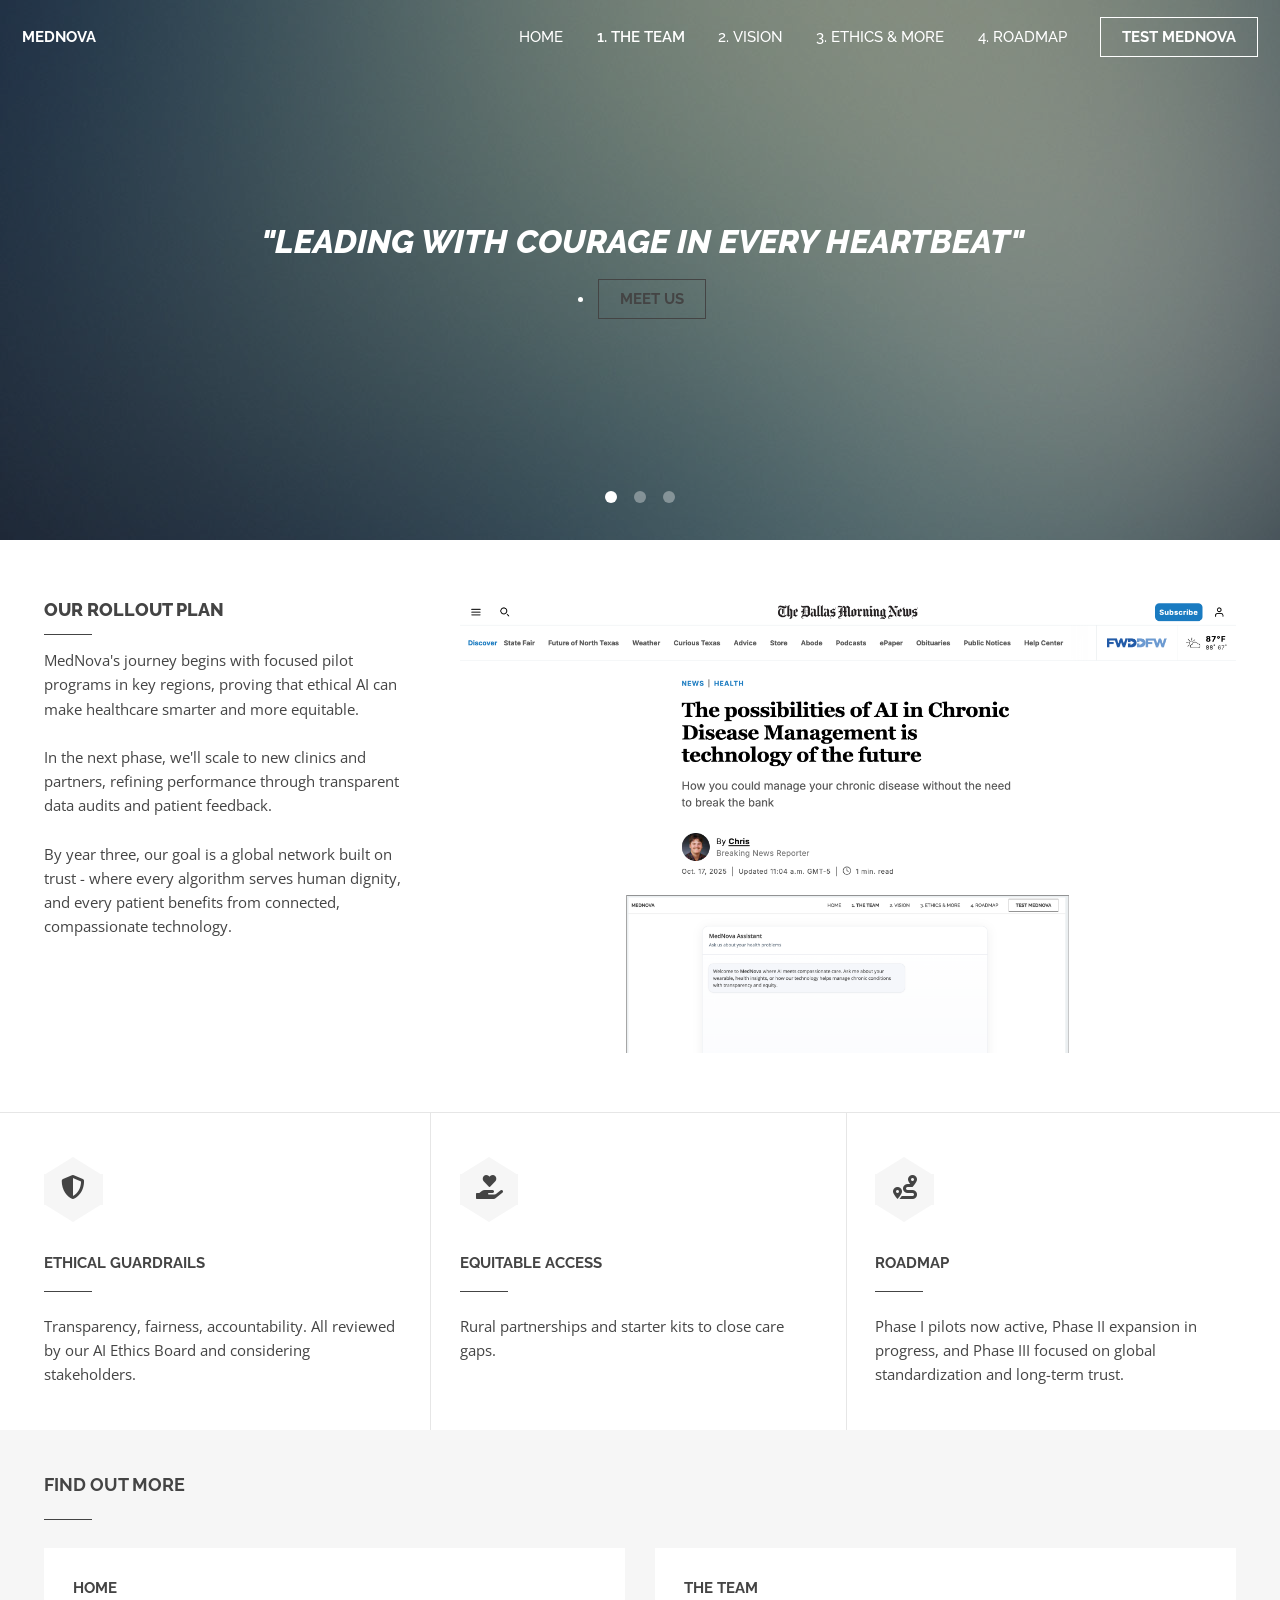
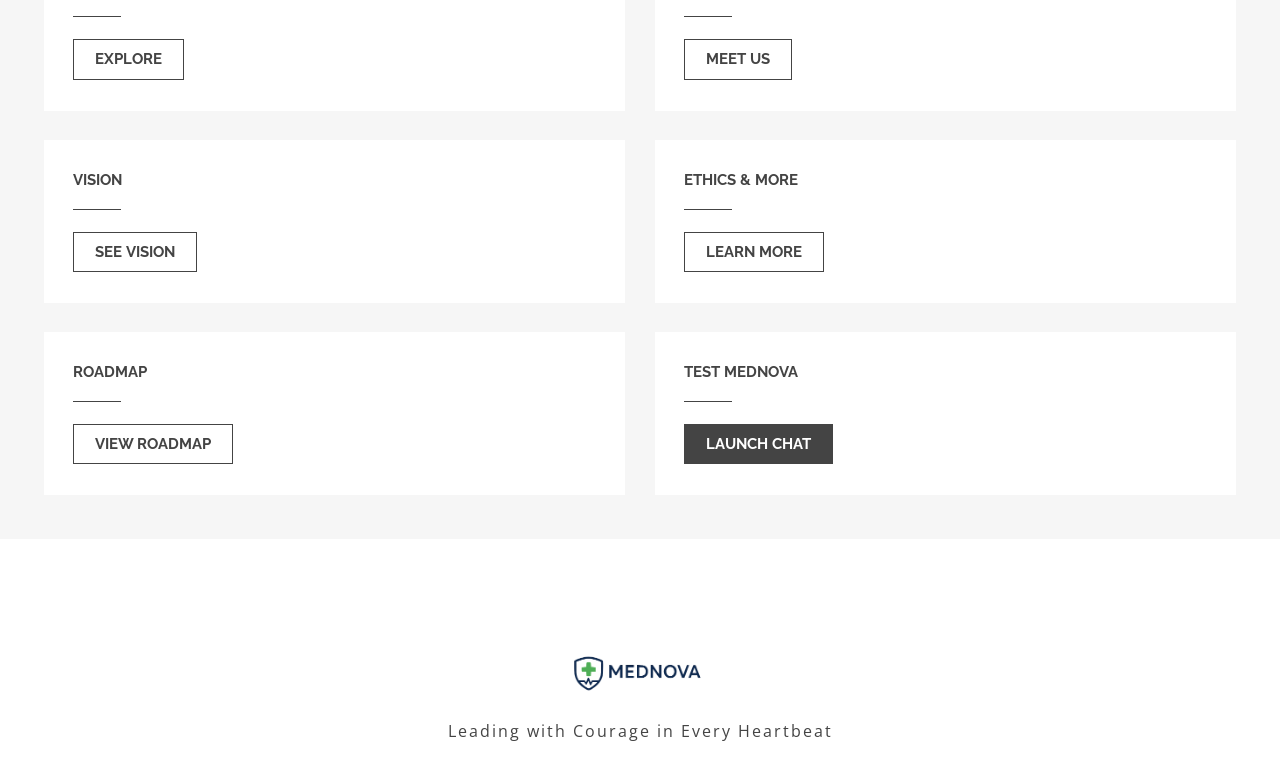
<file: index.html>
<!DOCTYPE HTML>
<html>

<head>
	<title>MedNova</title>
	<meta charset="utf-8" />
	<meta name="viewport" content="width=device-width, initial-scale=1, user-scalable=no" />
	<link rel="stylesheet" href="assets/css/main.css" />

	<noscript>
		<link rel="stylesheet" href="assets/css/noscript.css" />
	</noscript>
</head>

<body class="is-preload">

	<!-- Header -->
	<header id="header" class="alt">
		<div class="header-icon">
			<h1>
				<a href="index.html">MedNova</a>
			</h1>
		</div>
		<nav id="nav">
			<ul>
				<li><a href="index.html">Home</a></li>
				<li><a href="team.html"><b>1. The Team</b></a></li>
				<li><a href="vision.html">2. Vision</a></li>
				<li><a href="ethics.html">3. Ethics & More</a></li>
				<li><a href="roadmap.html">4. Roadmap</a></li>
				<li><a href="chat.html" class="button">TEST MEDNOVA</a></li>
			</ul>
		</nav>
	</header>

	<!-- Banner -->
	<section id="banner">
		<article>
			<img src="images/slide01.jpg" alt="" />
			<div class="inner">
				<h2><a href="#"><i>"Leading with Courage in Every Heartbeat"</i></a></h2>
				<li><a href="team.html" class="button">Meet Us</a></li>
			</div>
		</article>
		<article>
			<img src="images/slide02.jpg" alt="" />
			<div class="inner">
				<h2><a href="#">MedNova - The Future of Healthcare</a></h2>
				<li><a href="team.html" class="button">Meet Us</a></li>
			</div>
		</article>
		<article>
			<img src="images/slide03.jpg" alt="" />
			<div class="inner">
				<h2><a href="#">Courage, Compassion, and Conviction. We are MedNova</a></h2>
				<li><a href="team.html" class="button">Meet Us</a></li>
			</div>
		</article>
	</section>

	<!-- One -->
	<section id="one" class="wrapper major-pad">
		<div class="inner">
			<section class="spotlight">
				<div class="content">
					<h2>Our Rollout Plan</h2>
					<p>
						MedNova's journey begins with focused pilot programs in key regions, proving that ethical AI can
						make healthcare smarter and more equitable.<br><br>
						In the next phase, we'll scale to new clinics and partners, refining performance through
						transparent data audits and patient feedback.<br><br>
						By year three, our goal is a global network built on trust - where every algorithm serves human
						dignity, and every patient benefits from connected, compassionate technology.
					</p>
				</div>
				<span class="image"><img src="images/mednova_new.png" width="50" alt="" /></span>
			</section>
		</div>
	</section>

	<!-- Two -->
	<section id="two" class="wrapper content-pad">
		<div class="inner">
			<div class="features">

				<section class="content">
					<span class="icon-wrapper major"><span class="icon solid fa-shield-alt"></span></span>
					<h3>Ethical Guardrails</h3>
					<p>Transparency, fairness, accountability. All reviewed by our AI Ethics Board and considering
						stakeholders.</p>
				</section>

				<section class="content">
					<span class="icon-wrapper major"><span class="icon solid fa-hand-holding-heart"></span></span>
					<h3>Equitable Access</h3>
					<p>Rural partnerships and starter kits to close care gaps.</p>
				</section>

				<section class="content">
					<span class="icon-wrapper major"><span class="icon solid fa-route"></span></span>
					<h3>Roadmap</h3>
					<p>Phase I pilots now active, Phase II expansion in progress, and Phase III focused on global
						standardization and long-term trust.</p>
				</section>

			</div>
		</div>
	</section>


	<!-- Three -->
	<section id="three" class="wrapper style2">
		<div class="inner">
			<h2>Find out more</h2>
			<div class="posts">

				<section class="post">
					<div class="content">
						<h3>Home</h3>
						<ul class="actions">
							<li><a href="index.html" class="button">Explore</a></li>
						</ul>
					</div>
				</section>

				<section class="post">
					<div class="content">
						<h3>The Team</h3>
						<ul class="actions">
							<li><a href="team.html" class="button">Meet Us</a></li>
						</ul>
					</div>
				</section>

				<section class="post">
					<div class="content">
						<h3>Vision</h3>
						<ul class="actions">
							<li><a href="vision.html" class="button">See Vision</a></li>
						</ul>
					</div>
				</section>

				<section class="post">
					<div class="content">
						<h3>Ethics & More</h3>
						<ul class="actions">
							<li><a href="ethics.html" class="button">Learn More</a></li>
						</ul>
					</div>
				</section>

				<section class="post">
					<div class="content">
						<h3>Roadmap</h3>
						<ul class="actions">
							<li><a href="roadmap.html" class="button">View Roadmap</a></li>
						</ul>
					</div>
				</section>

				<section class="post">
					<div class="content">
						<h3>Test MedNova</h3>
						<ul class="actions">
							<li><a href="chat.html" class="button primary">Launch Chat</a></li>
						</ul>
					</div>
				</section>

			</div>
		</div>
	</section>


	<footer class="mednova-footer">
		<img src="images/mednova.png" alt="Mednova Logo">
		<p>Leading with Courage in Every Heartbeat</p>
	</footer>

	<!-- Scripts -->
	<script src="assets/js/jquery.min.js"></script>
	<script src="assets/js/jquery.dropotron.min.js"></script>
	<script src="assets/js/jquery.scrollex.min.js"></script>
	<script src="assets/js/browser.min.js"></script>
	<script src="assets/js/breakpoints.min.js"></script>
	<script src="assets/js/util.js"></script>
	<script src="assets/js/main.js"></script>

</body>

</html>
</file>
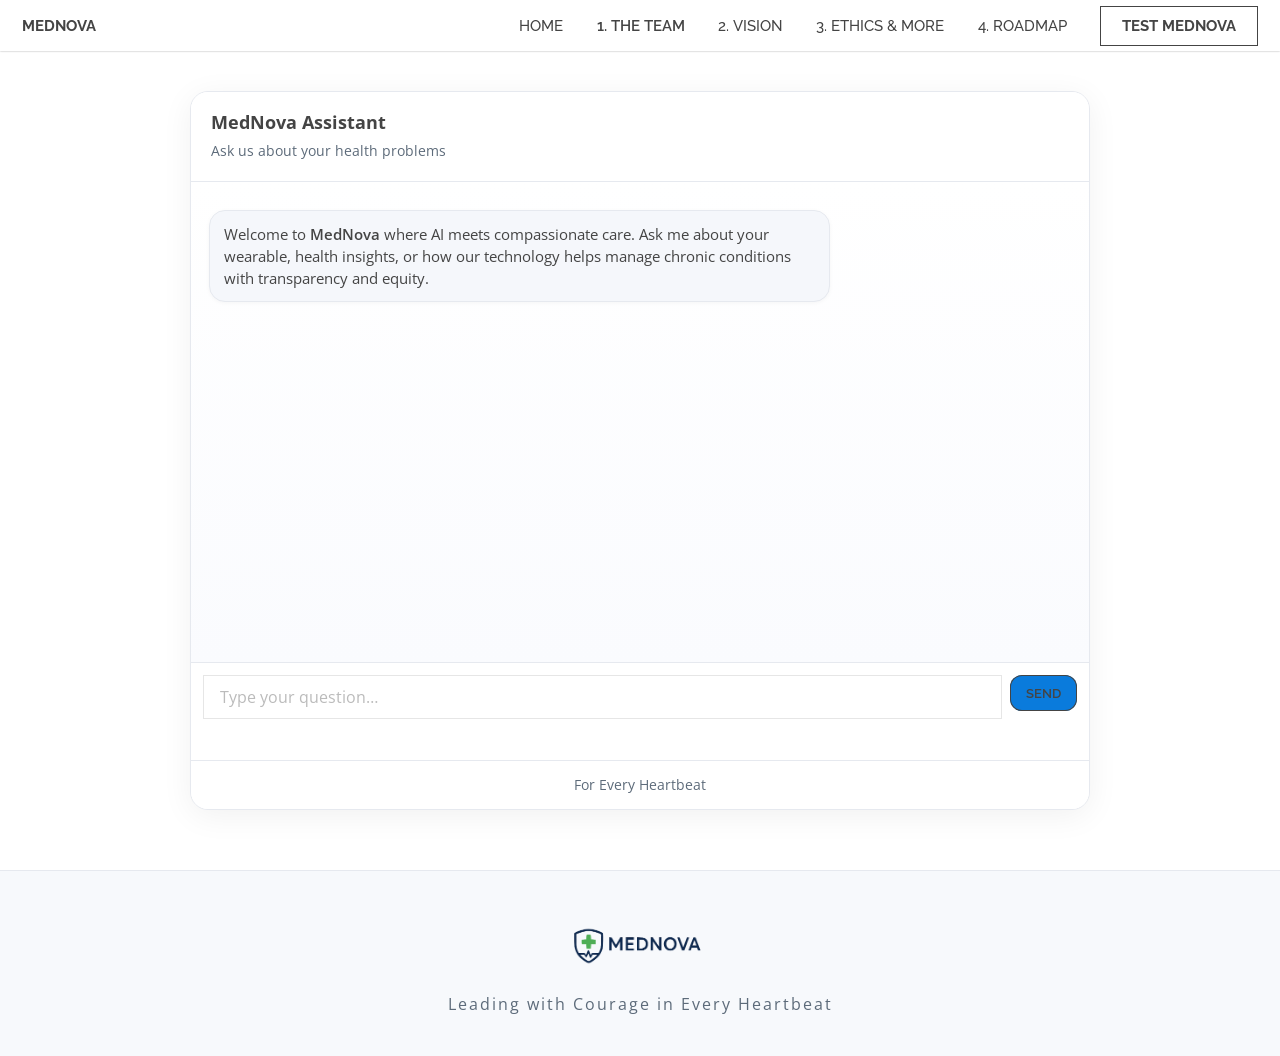
<file: chat.html>
<!doctype html>
<html lang="en">


<head>
	<title>MedNova</title>
	<meta charset="utf-8" />
	<meta name="viewport" content="width=device-width, initial-scale=1, user-scalable=no" />
  
  <link rel="stylesheet" href="assets/chat.css" />
	<link rel="stylesheet" href="assets/css/main.css" />
	<noscript>
		<link rel="stylesheet" href="assets/css/noscript.css" />
	</noscript>
</head>

<body class="is-preload">

	<!-- Header -->
	<header id="header">
		<div class="header-icon">

			<h1>
				<a href="index.html">MedNova</a>
			</h1>
		</div>
		<nav id="nav">
			<ul>
				<li><a href="index.html">Home</a></li>
				<li><a href="team.html"><b>1. The Team</b></a></li>
				<li><a href="vision.html">2. Vision</a></li>
				<li><a href="ethics.html">3. Ethics & More</a></li>
				<li><a href="roadmap.html">4. Roadmap</a></li>
				<li><a href="chat.html" class="button">TEST MEDNOVA</a></li>
			</ul>
		</nav>
	</header>

<body>
  <div class="chat-shell">
    <header class="chat-header">
      <div class="chat-title">MedNova Assistant</div>
      <div class="chat-sub">Ask us about your health problems</div>
    </header>

    <main id="chat" class="chat-window" aria-live="polite" aria-label="Chat messages">
      <!-- Messages injected here -->
      <div class="msg bot">
        <div class="bubble">
          Welcome to <strong>MedNova</strong> where AI meets compassionate care.  
    Ask me about your wearable, health insights, or how our technology helps manage chronic conditions with transparency and equity.
        </div>
      </div>
    </main>

    <form id="composer" class="composer" autocomplete="off">
      <input id="input" class="input" type="text" name="message" placeholder="Type your question…"
        aria-label="Message input" />
      <button class="send" type="submit" aria-label="Send message">Send</button>
    </form>

    <footer class="chat-footer">

      <span>For Every Heartbeat</span>
    </footer>
  </div>

  <footer class="mednova-footer">
		<img src="images/mednova.png" alt="Mednova Logo">
		<p>Leading with Courage in Every Heartbeat</p>
	</footer>

  <script>
    const chat = document.getElementById('chat');
    const form = document.getElementById('composer');
    const input = document.getElementById('input');

    // Basic intent responses (edit freely)


    const existingIntents = [
      // --- General greetings and help ---
      
      { keys: ["what can you do", "capabilities", "functions"], reply: "I can summarize MedNova’s vision, explain our AI platform for chronic disease management, guide you through wearable setup, and answer ethics, data, or pilot rollout questions." },

      // --- Vision and Mission ---
      { keys: ["vision", "mission", "goal", "purpose"], reply: "MedNova’s mission is to make equitable, AI-powered chronic disease management accessible to every patient — urban or rural — within three years." },
      { keys: ["bold goal", "target", "ambition"], reply: "Our bold goal: deploy AI-integrated wearables in three pilot regions (Texas, Ontario, and British Columbia) by 2026, improving care efficiency by 25% and reducing hospital readmissions by 15%." },

      // --- Chronic disease and patient help ---
      { keys: ["chronic disease", "long term condition", "disease management"], reply: "MedNova supports patients with chronic diseases like diabetes, hypertension, and heart conditions using AI-guided insights, real-time monitoring, and clinician-linked feedback loops." },
      { keys: ["heart", "cardiac", "cardiology"], reply: "Our cardiac AI system analyzes wearable ECG and heart-rate data to detect anomalies early and share trends with your clinician securely." },
      { keys: ["diabetes", "glucose", "blood sugar"], reply: "The MedNova glucose-monitoring integration uses predictive AI models to anticipate spikes and dips, helping patients adjust before issues arise." },
      { keys: ["hypertension", "blood pressure", "bp"], reply: "Our system continuously tracks blood pressure trends via wearables, alerting clinicians if readings deviate from safe baselines." },
      { keys: ["asthma", "respiratory", "breathing"], reply: "We’re developing asthma and respiratory modules that track breathing irregularities, environmental triggers, and inhaler use through wearable sensors." },

      // --- Wearable setup and data use ---
      { keys: ["setup", "wearable", "connect device", "pair device"], reply: "To set up your MedNova wearable, open the app, go to ‘Device Setup’, and follow the Bluetooth pairing guide. Once connected, data automatically syncs with your MedNova account." },
      { keys: ["data privacy", "data use", "my data", "privacy"], reply: "Your data is encrypted and stored securely. Only you and your authorized clinician can access it. Our transparent data policy outlines usage, protection, and deletion." },
      { keys: ["data deletion", "delete my data"], reply: "You can request deletion at any time via Settings → Data Management → ‘Request Data Deletion’. The process is completed within 30 days, verified by our compliance team." },
      { keys: ["data sharing", "consent"], reply: "You control who sees your data. Sharing is permission-based — no third party gets access without your explicit consent." },

      // --- AI and transparency ---
      { keys: ["ai", "algorithm", "model", "machine learning"], reply: "Our AI models analyze wearable data to predict risk trends. They’re continuously audited for bias, accuracy, and fairness by our Ethics Board." },
      { keys: ["bias", "audit", "fairness"], reply: "Bias testing is part of every model update. Results are reviewed by our AI Ethics Board and shared publicly for transparency." },
      { keys: ["explainability", "how it works", "transparency"], reply: "We use explainable AI techniques so both clinicians and patients can understand how insights are generated — no ‘black box’ decisions." },

      // --- Ethical Guardrails ---
      { keys: ["ethics", "ethical", "accountability", "integrity"], reply: "Our ethics framework is built on Transparency, Fairness, and Accountability. We include patient advocates and clinicians in every AI governance meeting." },
      { keys: ["ethics board", "review board", "oversight"], reply: "Our AI Ethics Board includes patient representatives, data scientists, clinicians, and independent advisors to ensure responsible innovation." },
      { keys: ["grant moise", "integrity", "human dignity"], reply: "As Grant Moise emphasized, every MedNova decision reflects scientific integrity and human dignity. That principle guides our entire Ethics Board." },

      // --- Equity & inclusion ---
      { keys: ["equity", "accessibility", "rural", "low income"], reply: "MedNova partners with rural clinics and community centers to ensure access and digital literacy. We provide free starter kits for eligible patients." },
      { keys: ["starter kit", "funding", "support program"], reply: "Our equity initiative includes public-private funding for starter kits, training sessions, and broadband-enabled wearable access for underserved regions." },

      // --- Stakeholder trust ---
      { keys: ["stakeholder", "partners", "clinicians", "community"], reply: "We collaborate with regulators, healthcare partners, and community organizations to co-design transparent and fair deployment models." },
      { keys: ["trust", "collaboration", "transparency initiative"], reply: "Trust is earned through openness. We share our model audits, data practices, and pilot results publicly with partner communities." },
      { keys: ["regulator", "policy", "compliance"], reply: "MedNova aligns with regional health data laws and GDPR/HIPAA standards. Regulators receive transparency reports each quarter." },

      // --- Roadmap / rollout ---
      { keys: ["roadmap", "timeline", "phase", "year 1", "year 2", "year 3"], reply: "Our rollout roadmap: Phase I (Year 1) pilot programs; Phase II (Year 2) scale & optimize with audits; Phase III (Year 3) global expansion with standardized governance." },
      { keys: ["pilot", "trial", "beta"], reply: "Our pilot trials in Texas, Ontario, and British Columbia validate outcomes across diverse demographics and clinical contexts." },
      { keys: ["expansion", "growth", "next steps"], reply: "After successful pilots, expansion will target additional public health systems and global partnerships for equitable AI deployment." },

      // --- Clinical coordination ---
      { keys: ["clinician", "doctor", "care team", "provider"], reply: "MedNova integrates directly into clinical dashboards, providing clinicians with real-time patient summaries and predictive alerts." },
      { keys: ["dashboard", "portal", "results", "summary"], reply: "Your clinician can view daily metrics via the MedNova Dashboard, including heart rate trends, activity summaries, and AI insights." },
      { keys: ["alert", "notification", "warning"], reply: "The AI triggers alerts for sustained abnormal readings, automatically notifying both patient and clinician dashboards for timely intervention." },

      // --- Technical issues ---
      { keys: ["connection", "bluetooth", "sync", "trouble"], reply: "If your wearable isn’t syncing, ensure Bluetooth is on, restart the app, and try reconnecting. For persistent issues, contact support@mednova.example." },
      { keys: ["battery", "charging", "power"], reply: "Charge your device nightly. A full charge lasts 48 hours with continuous monitoring." },
      { keys: ["update", "firmware", "software"], reply: "Firmware updates install automatically when your wearable connects to Wi-Fi. Ensure the app is open and connected." },

      // --- AI coaching & lifestyle feedback ---
      { keys: ["nutrition", "diet", "food", "meal"], reply: "MedNova offers diet tracking integrated with AI insights — helping identify correlations between nutrition, glucose levels, and heart rate trends." },
      { keys: ["exercise", "fitness", "activity"], reply: "Our wearable tracks daily activity, recommending exercise plans calibrated to your condition and physician guidance." },
      { keys: ["sleep", "rest", "fatigue"], reply: "Sleep metrics are monitored to flag patterns that may correlate with chronic disease flare-ups or poor recovery." },
      { keys: ["stress", "mental health", "mood"], reply: "Stress-tracking models correlate physiological signals with mood data, offering daily resilience insights and coping recommendations." },

      // --- Research & data insights ---
      { keys: ["study", "research", "trials", "data analysis"], reply: "We collaborate with universities and research institutions to study long-term outcomes and improve chronic disease prediction models." },
      { keys: ["publication", "paper", "results"], reply: "Pilot findings and AI fairness reports are published on our transparency portal annually." },

      // --- Contact and follow-up ---
      { keys: ["contact", "reach", "email", "support"], reply: "You can reach us anytime at support@mednova.example or through the contact form on our main site." },
      { keys: ["feedback", "suggestion", "idea"], reply: "We welcome feedback! Share your ideas via the Feedback tab in the MedNova app or email innovation@mednova.example." },
      { keys: ["emergency", "urgent", "help now"], reply: "For urgent medical issues, please contact your clinician or emergency services — this chat is informational, not diagnostic." },
      { keys: ["goodbye", "thanks", "thank you", "bye"], reply: "You’re welcome! Take care — and remember, at MedNova, innovation meets compassion in every heartbeat." },
    ];

    // --- Chronic and lifestyle disease-specific guidance ---
    const healthIntents = [
      // Cardiovascular conditions
      { keys: ["heart disease", "cardiovascular", "arrhythmia", "heart failure"], reply: "Our cardiac AI monitors heart rhythm, heart-rate variability, and early signs of arrhythmia or heart failure. It provides clinician alerts when readings deviate from baseline and suggests lifestyle adjustments." },
      { keys: ["cholesterol", "lipid", "hdl", "ldl"], reply: "MedNova’s analytics help track lipid panels over time and correlate them with physical activity and diet data from your wearable. Your clinician can review trend reports directly." },
      { keys: ["stroke", "blood clot", "circulation"], reply: "The system looks for changes in oxygen saturation and activity recovery time that could indicate circulation problems, alerting your provider early." },

      // Diabetes and metabolic health
      { keys: ["diabetes", "blood sugar", "glucose", "insulin"], reply: "For diabetes management, MedNova integrates continuous glucose monitoring (CGM) data with AI predictions to forecast spikes or drops and recommend preventive actions." },
      { keys: ["type 1", "type 2", "prediabetes"], reply: "MedNova supports both Type 1 and Type 2 diabetes care plans, offering insights into insulin timing, nutrition, and physical activity correlation." },
      { keys: ["hbA1c", "A1c"], reply: "Your MedNova dashboard can import HbA1c lab data and visualize long-term glycemic control alongside wearable metrics like steps and sleep quality." },

      // Hypertension and vascular health
      { keys: ["hypertension", "blood pressure", "bp monitor"], reply: "Our wearables track blood-pressure variability continuously and flag sustained elevations. The AI suggests relaxation routines and clinician reviews when patterns persist." },
      { keys: ["salt intake", "sodium", "diet hypertension"], reply: "Dietary sodium tracking through our nutrition module helps patients with hypertension identify and reduce hidden salt sources." },

      // Respiratory conditions
      { keys: ["asthma", "respiratory", "breathing", "lung"], reply: "MedNova’s respiratory analytics detect irregular breathing patterns, inhaler use frequency, and environmental triggers like humidity or pollution." },
      { keys: ["copd", "emphysema", "bronchitis"], reply: "For COPD, our sensors monitor oxygen saturation, movement, and coughing frequency to spot exacerbations early and recommend interventions." },
      { keys: ["sleep apnea", "snoring", "oxygen desaturation"], reply: "The platform integrates sleep sensors that detect apneic episodes, helping clinicians adjust therapy or CPAP usage." },

      // Musculoskeletal and pain conditions
      { keys: ["arthritis", "joint pain", "mobility", "osteoarthritis"], reply: "Our motion tracking quantifies joint stiffness and pain-related movement changes, giving patients feedback on activity tolerance and progress." },
      { keys: ["back", "posture", "ergonomics"], reply: "Posture sensors alert users when prolonged sitting or poor ergonomics may worsen back discomfort, recommending corrective stretches." },
      { keys: ["fibromyalgia", "chronic pain"], reply: "MedNova collects multi-sensor data to understand flare-up triggers such as stress, temperature, or sleep deprivation, supporting individualized pain management." },

      // Obesity and metabolic syndrome
      { keys: ["obesity", "weight", "bmi", "metabolic syndrome"], reply: "Weight-tracking and calorie-expenditure models forecast metabolic changes and suggest incremental lifestyle goals for sustainable results." },
      { keys: ["nutrition", "diet plan", "calories"], reply: "The nutrition assistant interprets meal logs to show how diet choices influence glucose, weight, and cardiovascular indicators." },
      { keys: ["hydration", "water intake"], reply: "Hydration reminders and trends appear in the app, helping maintain kidney and metabolic function, especially for diabetes and hypertension patients." },

      // Mental health and stress
      { keys: ["stress", "anxiety", "mental health", "mood"], reply: "Heart-rate variability and activity data feed our stress-index model. The assistant suggests mindfulness exercises and alerts when chronic stress patterns emerge." },
      { keys: ["depression", "low mood", "motivation"], reply: "Mood logging correlates with activity and sleep data to help identify early depressive trends, supporting clinician follow-up." },
      { keys: ["burnout", "work stress"], reply: "The AI recommends recovery intervals and sleep optimization strategies to reduce burnout risk based on continuous fatigue monitoring." },

      // Autoimmune and inflammatory
      { keys: ["autoimmune", "inflammation", "lupus", "crohn", "colitis"], reply: "Inflammation insights combine wearable temperature and fatigue signals with lab trends to detect flares and support treatment planning." },
      { keys: ["psoriasis", "eczema", "skin inflammation"], reply: "Environmental humidity and stress data help track dermatologic flare triggers and treatment response." },
      { keys: ["thyroid", "hashimoto", "endocrine"], reply: "Endocrine dashboards show how thyroid hormone shifts correlate with metabolic and cardiovascular metrics." },

      // Sleep and recovery
      { keys: ["sleep", "insomnia", "restless"], reply: "Sleep analytics track REM cycles, interruptions, and recovery scores, helping patients adjust routines for better rest and disease control." },
      { keys: ["circadian", "night shift", "jet lag"], reply: "Circadian rhythm tracking advises light exposure timing and meal scheduling to maintain hormonal balance." },
      { keys: ["fatigue", "energy", "recovery"], reply: "Daily recovery scores integrate sleep quality, activity strain, and stress load for holistic well-being." },

      // Kidney and liver health
      { keys: ["kidney", "renal", "creatinine", "hydration"], reply: "Hydration and blood-pressure data feed into renal-function risk models that prompt timely lab checks." },
      { keys: ["liver", "fatty liver", "hepatic"], reply: "Our nutrition module assists liver health by monitoring saturated fat intake and correlating it with biometric data." },

      // Oncology and immune monitoring
      { keys: ["cancer", "oncology", "tumor", "chemo", "therapy"], reply: "MedNova supports oncology follow-ups by monitoring fatigue, vitals, and recovery, without replacing clinical oversight." },
      { keys: ["immune", "infection", "fever", "temperature"], reply: "Temperature and heart-rate signals can highlight early infection risk; alerts are sent to clinicians when thresholds are exceeded." },

      // Women’s health
      { keys: ["menstrual", "cycle", "fertility", "pms"], reply: "Cycle tracking overlays hormonal phases with glucose and mood data, offering insights for women managing chronic conditions." },
      { keys: ["menopause", "hormone therapy", "hot flashes"], reply: "Wearables detect thermoregulation changes, helping personalize hormone-related therapy adjustments." },

      // Aging and geriatrics
      { keys: ["elderly", "aging", "falls", "mobility"], reply: "Fall detection sensors and gait analysis protect older adults, alerting caregivers instantly if instability or a fall is detected." },
      { keys: ["memory", "cognitive", "dementia"], reply: "Cognitive health monitoring tracks activity and routine consistency as indicators of mental function and independence." },

      // Preventive and lifestyle
      { keys: ["prevention", "screening", "checkup"], reply: "MedNova’s preventive care reminders keep patients aligned with screenings, vaccinations, and periodic assessments." },
      { keys: ["wellness", "self care", "habit"], reply: "The AI coach suggests daily achievable goals to build lasting habits that improve chronic disease outcomes." },
      { keys: ["aging well", "longevity", "vitality"], reply: "Longevity analytics synthesize cardiovascular, metabolic, and mental health data to forecast biological age trends." }
    ];


    const intents = [...existingIntents, ...healthIntents];

    function findReply(text) {
      const t = text.toLowerCase();
      for (const intent of intents) {
        if (intent.keys.some(k => t.includes(k))) return intent.reply;
      }
      return "Here’s what I can help with: Vision, Ethical Guardrails, Equity Moves, Stakeholders, and the Rollout Roadmap. Try asking a different question like 'Help my back hurts' or 'HEART SORE'";
    }

    function addMessage(role, html) {
      const wrap = document.createElement('div');
      wrap.className = 'msg ' + role;
      const bubble = document.createElement('div');
      bubble.className = 'bubble';
      bubble.innerHTML = html;
      wrap.appendChild(bubble);
      chat.appendChild(wrap);
      chat.scrollTop = chat.scrollHeight;
    }

    function addTyping() {
      const wrap = document.createElement('div');
      wrap.className = 'msg bot typing';
      wrap.innerHTML = '<div class="bubble"><span class="dots"><i></i><i></i><i></i></span></div>';
      chat.appendChild(wrap);
      chat.scrollTop = chat.scrollHeight;
      return wrap;
    }

    form.addEventListener('submit', (e) => {
      e.preventDefault();
      const text = input.value.trim();
      if (!text) return;

      addMessage('user', text);
      input.value = '';

      const t = addTyping();
      setTimeout(() => {
        t.remove();
        const reply = findReply(text);
        addMessage('bot', reply);
      }, 450); // tiny delay for realism
    });
  </script>
</body>

</html>
</file>
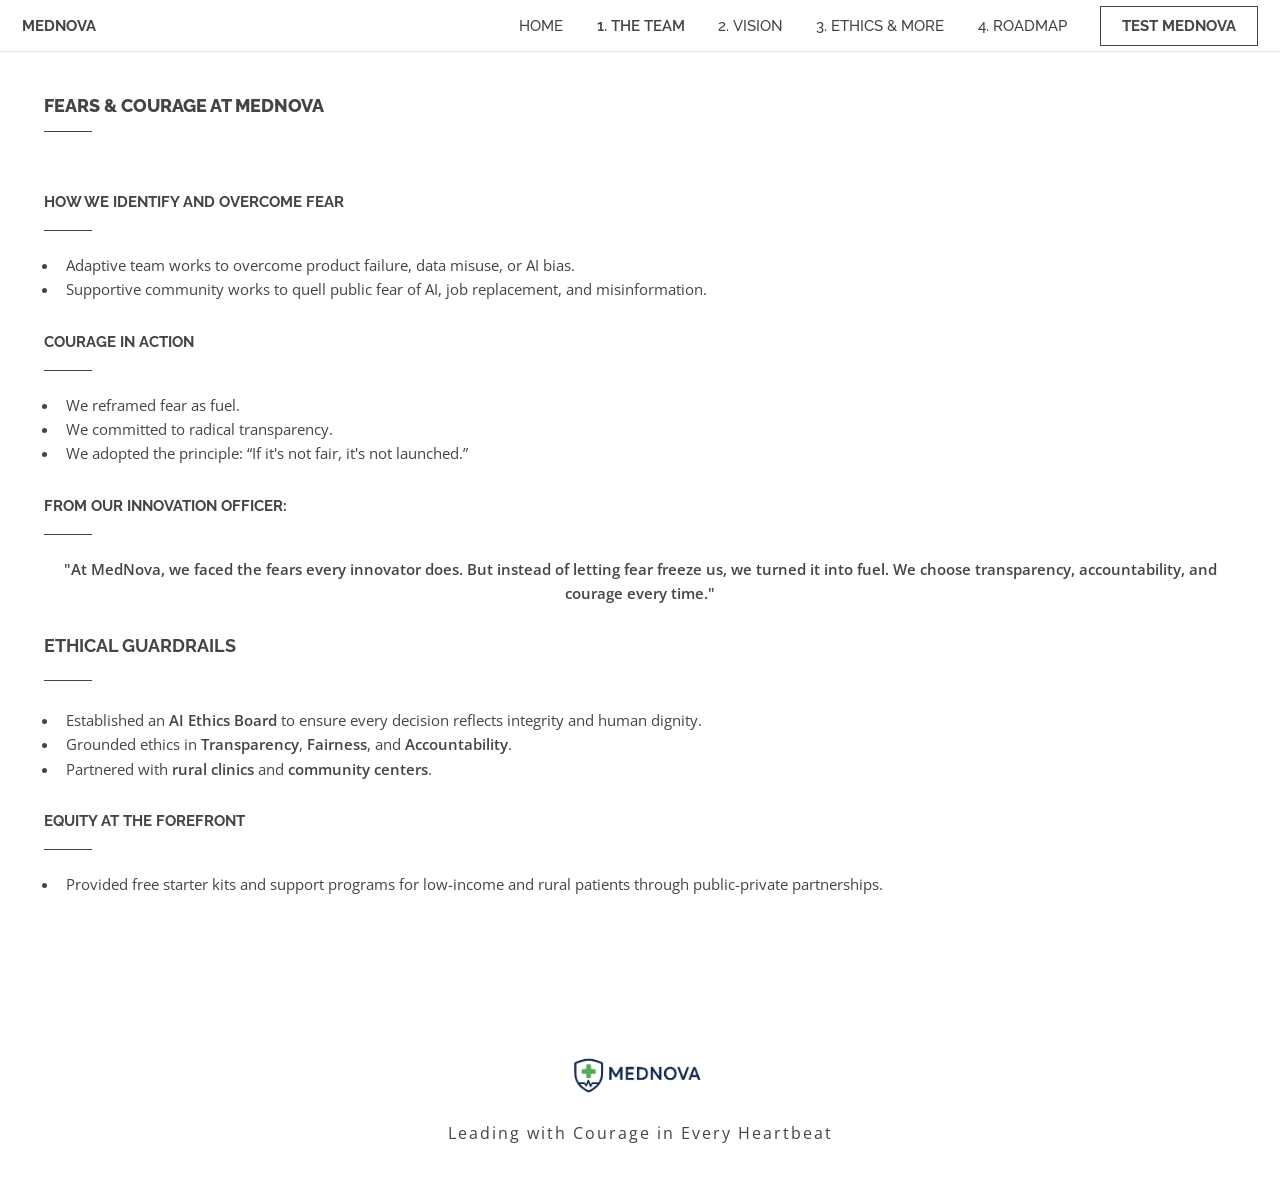
<file: ethics.html>
<!DOCTYPE HTML>

<html>

<head>
	<title>MedNova</title>
	<meta charset="utf-8" />
	<meta name="viewport" content="width=device-width, initial-scale=1, user-scalable=no" />
	<link rel="stylesheet" href="assets/css/main.css" />
	<noscript>
		<link rel="stylesheet" href="assets/css/noscript.css" />
	</noscript>
</head>

<body class="is-preload">

	<!-- Header -->
	<header id="header">
		<div class="header-icon">

			<h1>
				<a href="index.html">MedNova</a>
			</h1>
		</div>
		<nav id="nav">
			<ul>
				<li><a href="index.html">Home</a></li>
				<li><a href="team.html"><b>1. The Team</b></a></li>
				<li><a href="vision.html">2. Vision</a></li>
				<li><a href="ethics.html">3. Ethics & More</a></li>
				<li><a href="roadmap.html">4. Roadmap</a></li>
				<li><a href="chat.html" class="button">TEST MEDNOVA</a></li>
			</ul>
		</nav>
	</header>



	<!-- Contact -->
	<section id="two" class="wrapper content-pad">

		<div class="inner">

			<div class="features">

				<div class="content">
					<header class="major">
						<h2>Fears & Courage at MedNova</h2>
					</header>

					<h3>How We Identify and Overcome Fear</h3>
					<ul>
						<li>Adaptive team works to overcome product failure, data misuse, or AI bias.</li>
						<li>Supportive community works to quell public fear of AI, job replacement, and misinformation.
						</li>
					</ul>

					<h3>Courage in Action</h3>
					<ul>
						<li>We reframed fear as fuel.</li>
						<li>We committed to radical transparency.</li>
						<li>We adopted the principle: “If it's not fair, it's not launched.”</li>
					</ul>

					<h3>From our innovation officer:</h3>
					<p style="text-align: center">
						<strong>
							"At MedNova, we faced the fears every innovator does. But instead of letting fear freeze us,
							we turned it into fuel. We choose transparency, accountability, and courage every time."
						</strong>
					</p>

					<h2>Ethical Guardrails</h2>
					<ul>
						<li>
							Established an <strong>AI Ethics Board</strong>
							to ensure every decision reflects integrity and human dignity.
						</li>
						<li>
							Grounded ethics in <strong>Transparency</strong>,
							<strong>Fairness</strong>, and <strong>Accountability</strong>.
						</li>
						<li>
							Partnered with <strong>rural clinics</strong> and <strong>community centers</strong>.
						</li>
					</ul>

					<h3>Equity at the Forefront</h3>
					<ul>
						<li>
							Provided free starter kits and support programs for low-income and rural patients
							through public-private partnerships.
						</li>
					</ul>
				</div>

			</div>
		</div>
	</section>

	<footer class="mednova-footer">
		<img src="images/mednova.png" alt="Mednova Logo">
		<p>Leading with Courage in Every Heartbeat</p>
	</footer>



	<!-- Scripts -->
	<script src="assets/js/jquery.min.js"></script>
	<script src="assets/js/jquery.dropotron.min.js"></script>
	<script src="assets/js/jquery.scrollex.min.js"></script>
	<script src="assets/js/browser.min.js"></script>
	<script src="assets/js/breakpoints.min.js"></script>
	<script src="assets/js/util.js"></script>
	<script src="assets/js/main.js"></script>

</body>

</html>
</file>
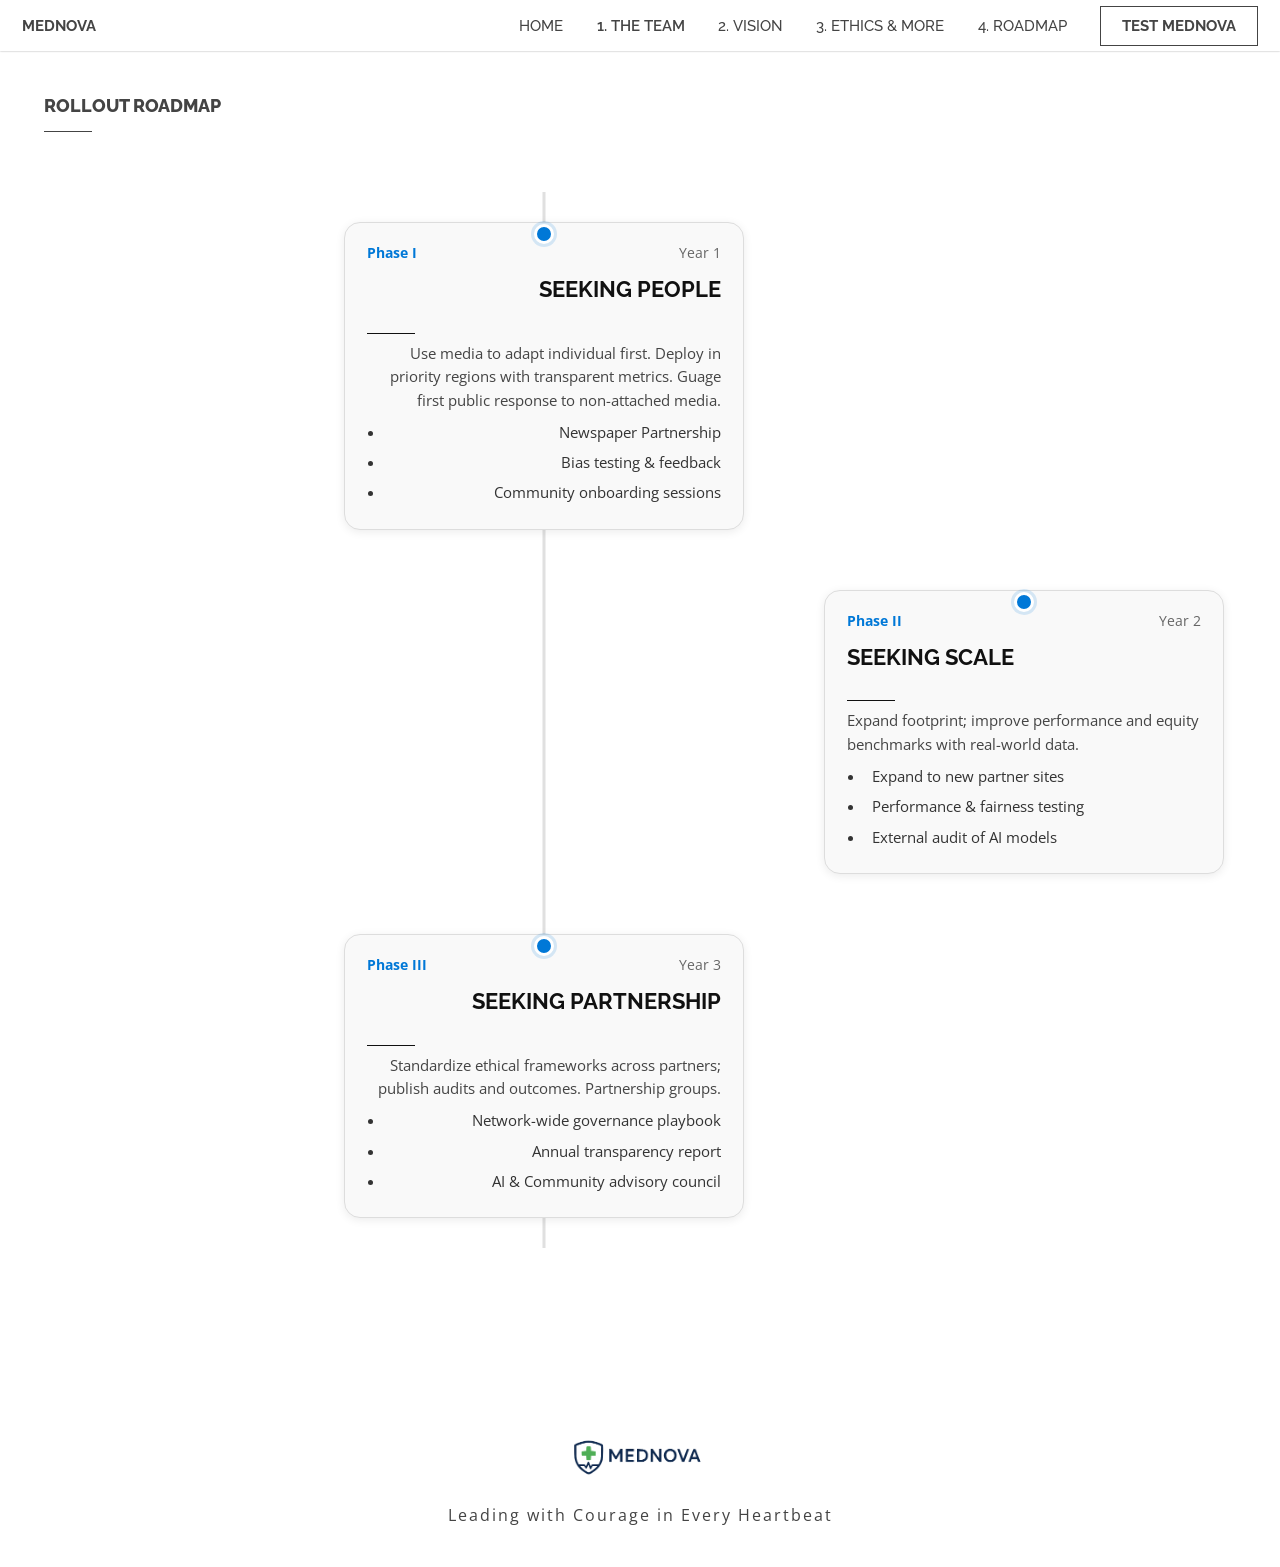
<file: roadmap.html>
<!DOCTYPE HTML>

<html>

<head>
	<title>MedNova</title>
	<meta charset="utf-8" />
	<meta name="viewport" content="width=device-width, initial-scale=1, user-scalable=no" />
	<link rel="stylesheet" href="assets/css/main.css" />
	<noscript>
		<link rel="stylesheet" href="assets/css/noscript.css" />
	</noscript>
</head>

<body class="is-preload">

	<!-- Header -->
	<header id="header">
		<div class="header-icon">

			<h1>
				<a href="index.html">MedNova</a>
			</h1>
		</div>
		<nav id="nav">
			<ul>
				<li><a href="index.html">Home</a></li>
				<li><a href="team.html"><b>1. The Team</b></a></li>
				<li><a href="vision.html">2. Vision</a></li>
				<li><a href="ethics.html">3. Ethics & More</a></li>
				<li><a href="roadmap.html">4. Roadmap</a></li>
				<li><a href="chat.html" class="button">TEST MEDNOVA</a></li>
			</ul>
		</nav>
	</header>



	<!-- Contact -->
	<section id="two" class="wrapper content-pad">

		<div class="inner">

			<div class="features">

				<div class="content">
					<header class="major">
						<h2 id="roadmap-title">Rollout Roadmap</h2>
					</header>


					<!-- Roadmap Timeline -->
					<section class="roadmap" aria-labelledby="roadmap-title">


						<ol class="timeline" role="list">
							<!-- Phase 1 -->
							<li class="timeline-item">
								<div class="dot" aria-hidden="true"></div>
								<div class="card">
									<div class="phase-meta">
										<span class="phase">Phase I</span>
										<span class="when">Year 1</span>
									</div>
									<h3 class="title">Seeking People</h3>
									<p class="desc">
										Use media to adapt individual first. Deploy in priority regions with transparent metrics. Guage first public response to non-attached media.
									</p>
									<ul class="bullets">
										<li>Newspaper Partnership</li>
										<li>Bias testing & feedback</li>
										<li>Community onboarding sessions</li>
									</ul>
								</div>
							</li>

							<!-- Phase 2 -->
							<li class="timeline-item">
								<div class="dot" aria-hidden="true"></div>
								<div class="card">
									<div class="phase-meta">
										<span class="phase">Phase II</span>
										<span class="when">Year 2</span>
									</div>
									<h3 class="title">Seeking Scale</h3>
									<p class="desc">
										Expand footprint; improve performance and equity benchmarks with real-world
										data.
									</p>
									<ul class="bullets">
										<li>Expand to new partner sites</li>
										<li>Performance & fairness testing</li>
										<li>External audit of AI models</li>
									</ul>
								</div>
							</li>

							<!-- Phase 3 -->
							<li class="timeline-item">
								<div class="dot" aria-hidden="true"></div>
								<div class="card">
									<div class="phase-meta">
										<span class="phase">Phase III</span>
										<span class="when">Year 3</span>
									</div>
									<h3 class="title">Seeking Partnership</h3>
									<p class="desc">
										Standardize ethical frameworks across partners; publish audits and outcomes. Partnership groups.
									</p>
									<ul class="bullets">
										<li>Network-wide governance playbook</li>
										<li>Annual transparency report</li>
										<li>AI & Community advisory council</li>
									</ul>
								</div>
							</li>
						</ol>
					</section>

				</div>

			</div>
		</div>
	</section>

	<footer class="mednova-footer">
		<img src="images/mednova.png" alt="Mednova Logo">
		<p>Leading with Courage in Every Heartbeat</p>
	</footer>



	<!-- Scripts -->
	<script src="assets/js/jquery.min.js"></script>
	<script src="assets/js/jquery.dropotron.min.js"></script>
	<script src="assets/js/jquery.scrollex.min.js"></script>
	<script src="assets/js/browser.min.js"></script>
	<script src="assets/js/breakpoints.min.js"></script>
	<script src="assets/js/util.js"></script>
	<script src="assets/js/main.js"></script>

</body>

</html>
</file>
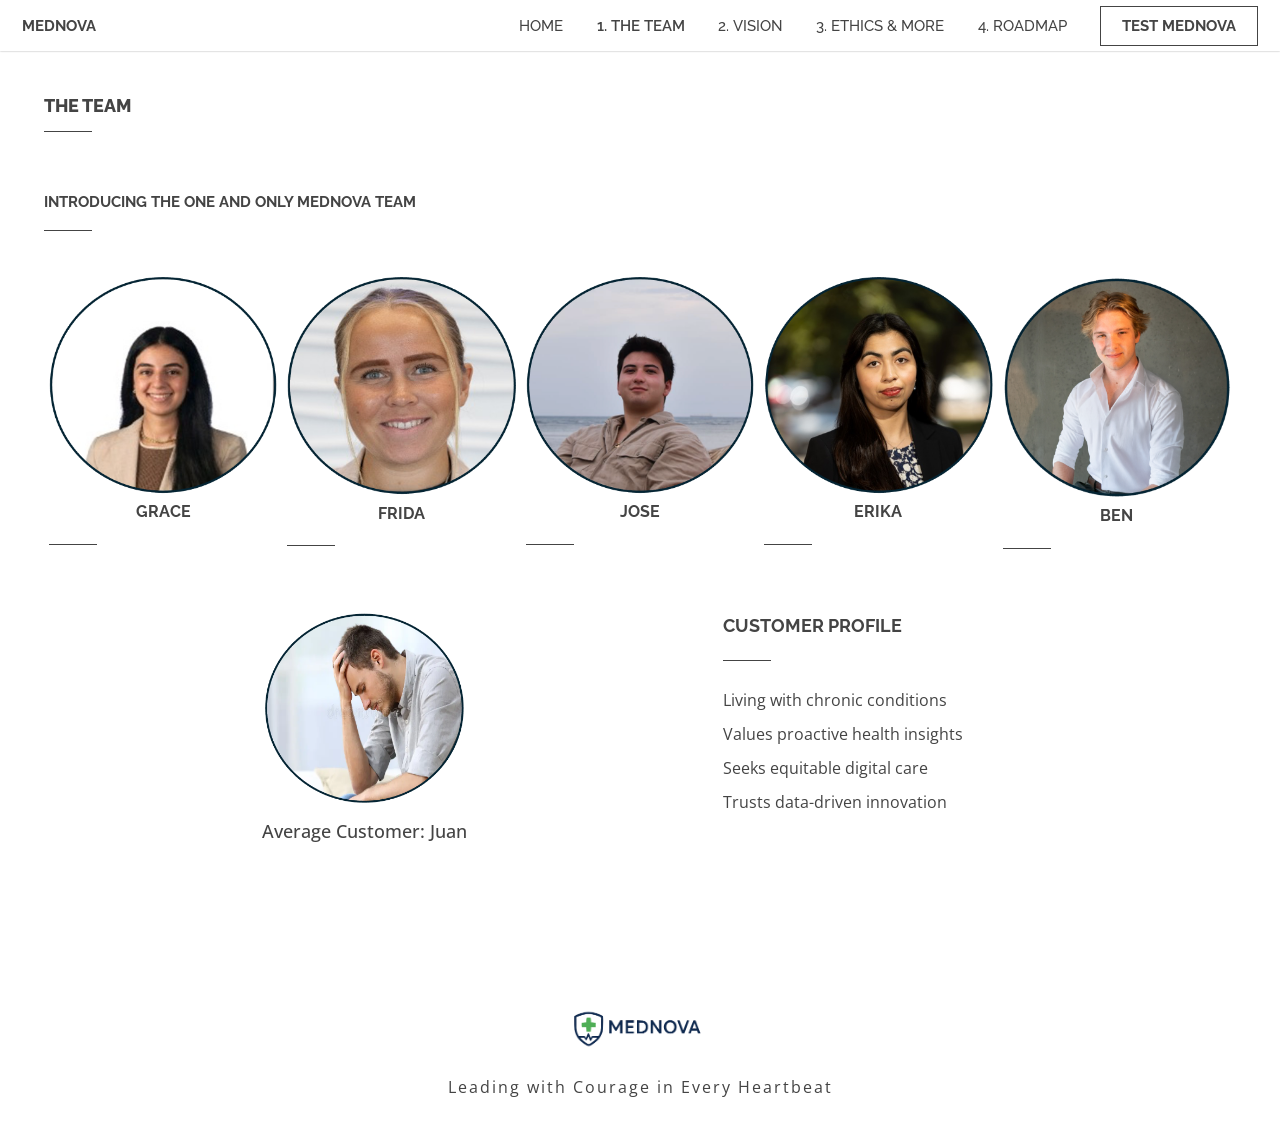
<file: team.html>
<!DOCTYPE HTML>

<html>

<head>
	<title>MedNova</title>
	<meta charset="utf-8" />
	<meta name="viewport" content="width=device-width, initial-scale=1, user-scalable=no" />
	<link rel="stylesheet" href="assets/css/main.css" />
	<noscript>
		<link rel="stylesheet" href="assets/css/noscript.css" />
	</noscript>
</head>

<body class="is-preload">

	<!-- Header -->
	<header id="header">
		<div class="header-icon">
			<h1>
				<a href="index.html">MedNova</a>
			</h1>
		</div>
		<nav id="nav">
			<ul>
				<li><a href="index.html">Home</a></li>
				<li><a href="team.html"><b>1. The Team</b></a></li>
				<li><a href="vision.html">2. Vision</a></li>
				<li><a href="ethics.html">3. Ethics & More</a></li>
				<li><a href="roadmap.html">4. Roadmap</a></li>
				<li><a href="chat.html" class="button">TEST MEDNOVA</a></li>
			</ul>
		</nav>
	</header>



	<!-- Contact -->
	<section id="two" class="wrapper content-pad">

		<div class="inner">

			<div class="features">

				<div class="content">
					<header class="major">
						<h2>The Team</h2>
					</header>
					<h3>Introducing the one and only MedNova team</h3>

					<div class="table-wrapper">
						<div class="image-row">
							<div class="image-item">
								<img src="images/grace.png" alt="Grace">
								<h4>Grace</h4>
							</div>
							<div class="image-item">
								<img src="images/frida.png" alt="Frida">
								<h4>Frida</h4>
							</div>
							<div class="image-item">
								<img src="images/jose.png" alt="Jose">
								<h4>Jose</h4>
							</div>
							<div class="image-item">
								<img src="images/erika.png" alt="Erika">
								<h4>Erika</h4>
							</div>
							<div class="image-item">
								<img src="images/ben.png" alt="Ben">
								<h4>Ben</h4>
							</div>
						</div>

					</div>


					<div class="profile-section">
						<div class="profile-image">
							<img src="images/juan.png" alt="Profile">
							<p>Average Customer: Juan</p>
						</div>

						<div class="profile-details">
							<ul>
								<li>
									<h4>Customer Profile</h4>
								<li>Living with chronic conditions</li>
								<li>Values proactive health insights</li>
								<li>Seeks equitable digital care</li>
								<li>Trusts data-driven innovation</li>
							</ul>
						</div>
					</div>
				</div>
			</div>
		</div>
	</section>

	<footer class="mednova-footer">
		<img src="images/mednova.png" alt="Mednova Logo">
		<p>Leading with Courage in Every Heartbeat</p>
	</footer>




	<!-- Scripts -->
	<script src="assets/js/jquery.min.js"></script>
	<script src="assets/js/jquery.dropotron.min.js"></script>
	<script src="assets/js/jquery.scrollex.min.js"></script>
	<script src="assets/js/browser.min.js"></script>
	<script src="assets/js/breakpoints.min.js"></script>
	<script src="assets/js/util.js"></script>
	<script src="assets/js/main.js"></script>

</body>

</html>
</file>
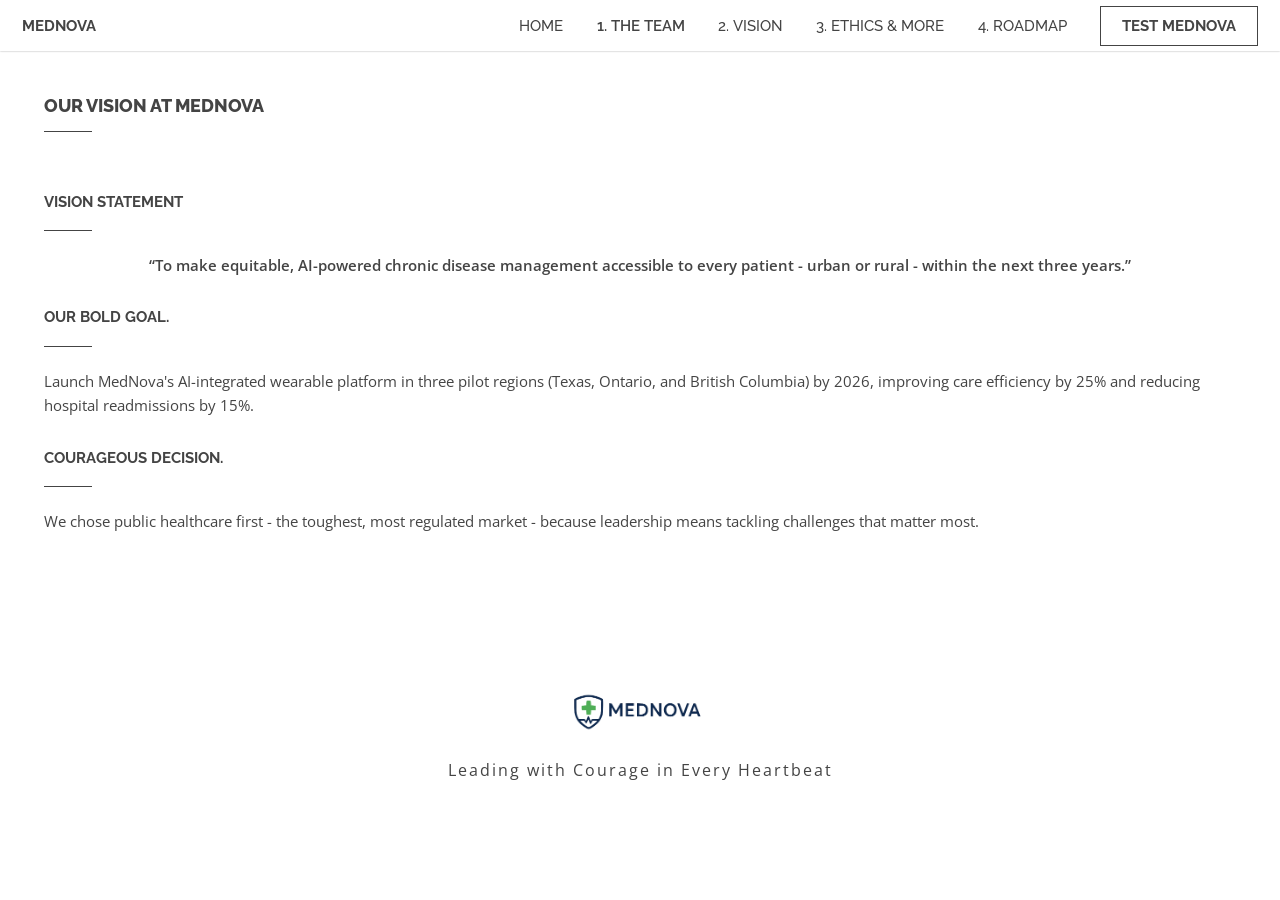
<file: vision.html>
<!DOCTYPE HTML>

<html>

<head>
	<title>MedNova</title>
	<meta charset="utf-8" />
	<meta name="viewport" content="width=device-width, initial-scale=1, user-scalable=no" />
	<link rel="stylesheet" href="assets/css/main.css" />
	<noscript>
		<link rel="stylesheet" href="assets/css/noscript.css" />
	</noscript>
</head>

<body class="is-preload">

	<!-- Header -->
	<header id="header">
		<div class="header-icon">
			<h1>
				<a href="index.html">MedNova</a>
			</h1>
		</div>
		<nav id="nav">
			<ul>
				<li><a href="index.html">Home</a></li>
				<li><a href="team.html"><b>1. The Team</b></a></li>
				<li><a href="vision.html">2. Vision</a></li>
				<li><a href="ethics.html">3. Ethics & More</a></li>
				<li><a href="roadmap.html">4. Roadmap</a></li>
				<li><a href="chat.html" class="button">TEST MEDNOVA</a></li>
			</ul>
		</nav>
	</header>



	<!-- Contact -->
	<section id="two" class="wrapper content-pad">

		<div class="inner">

			<div class="features">

				<div class="content">
					<header class="major">
						<h2>Our Vision at MedNova</h2>
					</header>
					<!-- <a href="#" class="image fit"><img src="images/pic07.jpg" alt="" /></a> -->
					<h3>Vision Statement</h3>
					<p style="text-align: center"> <strong>“To make equitable, AI-powered chronic disease management
							accessible to every patient - urban or rural - within the next three years.”</strong></p>

					<h3>Our Bold Goal.</h3>
					<p>Launch MedNova's AI-integrated wearable platform in three pilot regions (Texas, Ontario, and
						British Columbia) by 2026, improving care efficiency by 25% and reducing hospital readmissions
						by 15%.</p>


					<h3>Courageous decision.</h3>
					<p>We chose public healthcare first - the toughest, most regulated market - because leadership means
						tackling challenges that matter most.</p>

					<!-- <ul>
						<li>Faucibus orci lobortis ac adipiscing integer.</li>
						<li>Col accumsan arcu mi aliquet placerat.</li>
						<li>Lobortis vestibulum ut magna tempor massa nascetur.</li>
						<li>Blandit massa non blandit tempor interdum.</li>
						<li>Lacinia mattis arcu nascetur lobortis.</li>
					</ul> -->
					<!-- <div class="table-wrapper">
						<table>
							<thead>
								<tr>
									<th>Dalyell Scholars will be able to:</th>
									<th>Alignment with USyd graduate qualities</th>
									<th>How will Dalyell qualities be embedded in the stream?</th>
								</tr>
							</thead>
							<tbody>
								<tr>
									<td>demonstrate a high degree of capability, resilience and agility in operating across cultural boundaries and engage ethically, respectfully and professionally in inter and cross-cultural settings and on the world-stage.</td>
									<td><ul>
										<li>Cultural competence</li>
										<li>An integrated professional, ethical and personal identity</li>
										<li>Inventiveness</li>
									</ul></td>
									<td><ul>
										<li>Dalyell Units</li>
										<li>Mobility Experience</li>
									</ul></td>
								</tr>
								<tr>
									<td>analyse and interpret complex scenarios, structure problems and develop effective cross/interdisciplinary, novel or research-based solutions to tackle systemic societal and global problems.</td>
									<td><ul>
										<li>Critical thinking and problem solving</li>
										<li>Information and digital literacy</li>
										<li>Inventiveness</li>
									</ul></td>
									<td><ul>
										<li>Dalyell Units</li>
										<li>Mobility Experience</li>
										<li>Enrichment Units</li>
										<li>Mentoring</li>
									</ul></td>
								</tr>
								<tr>
									<td>integrate deep disciplinary knowledge and synthesise multiple viewpoints, practices or disciplines into your own perspective and will use this to influence others.</td>
									<td><ul>
										<li>Interdisciplinary effectiveness</li>
										<li>Influence</li>
										<li>Communication</li>
									</ul></td>
									<td><ul>
										<li>Acceleration Units</li>
										<li>Enrichment Units</li>
										<li>Mobility Experience</li>
										<li>Dalyell Units</li>
									</ul></td>
								</tr>
							</tbody>
							<tfoot>
								<tr>
									<td colspan="2"></td>
								</tr>
							</tfoot>
						</table>
					</div> -->
				</div>
			</div>
		</div>
	</section>

	<footer class="mednova-footer">
		<img src="images/mednova.png" alt="Mednova Logo">
		<p>Leading with Courage in Every Heartbeat</p>
	</footer>



	<!-- Scripts -->
	<script src="assets/js/jquery.min.js"></script>
	<script src="assets/js/jquery.dropotron.min.js"></script>
	<script src="assets/js/jquery.scrollex.min.js"></script>
	<script src="assets/js/browser.min.js"></script>
	<script src="assets/js/breakpoints.min.js"></script>
	<script src="assets/js/util.js"></script>
	<script src="assets/js/main.js"></script>

</body>

</html>
</file>
<file: assets/css/noscript.css>
/*
	Slate by Pixelarity
	pixelarity.com | hello@pixelarity.com
	License: pixelarity.com/license
*/

/* Banner */

	#banner > article {
		display: none;
	}

		#banner > article:first-child {
			background-image: url("../../images/slide01.jpg");
			display: block !important;
			opacity: 1 !important;
			visibility: visible !important;
		}
</file>
<file: assets/chat.css>
/* Light theme chat — centered and responsive */
:root {
  --bg: #f7f9fc;
  --panel: #ffffff;
  --ink: #111;
  --muted: #5d6b7a;
  --line: #e6e9ef;
  --accent: #0a7bdc;
  --user: #e8f3ff;
  --bot: #f5f7fb;
}

* { box-sizing: border-box; }

body {
  margin: 0;
  font-family: ui-sans-serif, system-ui, -apple-system, Segoe UI, Roboto, Inter, Arial, sans-serif;
  background: var(--bg);
  color: var(--ink);
}

.chat-shell {
  max-width: 900px;
  margin: 40px auto;
  background: var(--panel);
  border: 1px solid var(--line);
  border-radius: 18px;
  overflow: hidden;
  box-shadow: 0 6px 32px rgba(0,0,0,.06);
}

.chat-header {
  padding: 18px 20px;
  border-bottom: 1px solid var(--line);
  background: #fff;
}

.chat-title {
  font-weight: 700;
  font-size: 18px;
}

.chat-sub {
  color: var(--muted);
  font-size: 14px;
  margin-top: 4px;
}

.chat-window {
  height: 480px;
  overflow-y: auto;
  padding: 18px;
  background: linear-gradient(180deg, #fff 0%, #fafbfe 100%);
}

.msg {
  display: flex;
  margin: 10px 0;
}

.msg.user {
  justify-content: flex-end;
}

.bubble {
  max-width: 72%;
  padding: 12px 14px;
  border-radius: 16px;
  border: 1px solid var(--line);
  box-shadow: 0 1px 4px rgba(0,0,0,.04);
  line-height: 1.5;
}

.msg.user .bubble {
  background: var(--user);
  border-color: #d7e9ff;
}

.msg.bot .bubble {
  background: var(--bot);
}

.typing .bubble {
  width: 74px;
}

.dots {
  display: inline-flex;
  gap: 6px;
  align-items: center;
}
.dots i {
  display: inline-block;
  width: 8px;
  height: 8px;
  background: var(--muted);
  border-radius: 50%;
  opacity: 0.5;
  animation: blink 1.4s infinite ease-in-out;
}
.dots i:nth-child(2){ animation-delay: .2s; }
.dots i:nth-child(3){ animation-delay: .4s; }

@keyframes blink {
  0%, 80%, 100% { transform: translateY(0); opacity: .5; }
  40% { transform: translateY(-3px); opacity: 1; }
}

.composer {
  display: flex;
  gap: 8px;
  padding: 12px;
  border-top: 1px solid var(--line);
  background: #fff;
}

.input {
  flex: 1;
  border: 1px solid var(--line);
  border-radius: 12px;
  padding: 12px 14px;
  font-size: 16px;
  outline: none;
}
.input:focus {
  border-color: #c5d3e6;
  box-shadow: 0 0 0 3px rgba(10,123,220,.1);
}

.send {
  background: var(--accent);
  color: #fff;
  border: 0;
  padding: 0 16px;
  border-radius: 12px;
  font-weight: 600;
  cursor: pointer;
}
.send:hover { filter: brightness(0.95); }

.chat-footer {
  display: flex;
  gap: 10px;
  align-items: center;
  justify-content: center;
  padding: 12px 14px;
  border-top: 1px solid var(--line);
  background: #fff;
  color: var(--muted);
  font-size: 14px;
}
.chat-footer img {
  height: 18px;
  width: auto;
  filter: grayscale(100%);
  opacity: 0.75;
}
</file>
<file: assets/css/main.css>
@import url(fontawesome-all.min.css);
@import url("https://fonts.googleapis.com/css?family=Open+Sans:400italic,600italic,400,600|Raleway:500,700,800");


/*
	Slate by Pixelarity
	pixelarity.com | hello@pixelarity.com
	License: pixelarity.com/license
*/

html, body, div, span, applet, object,
iframe, h1, h2, h3, h4, h5, h6, p, blockquote,
pre, a, abbr, acronym, address, big, cite,
code, del, dfn, em, img, ins, kbd, q, s, samp,
small, strike, strong, sub, sup, tt, var, b,
u, i, center, dl, dt, dd, ol, ul, li, fieldset,
form, label, legend, table, caption, tbody,
tfoot, thead, tr, th, td, article, aside,
canvas, details, embed, figure, figcaption,
footer, header, hgroup, menu, nav, output, ruby,
section, summary, time, mark, audio, video {
	margin: 0;
	padding: 0;
	border: 0;
	font-size: 100%;
	font: inherit;
	vertical-align: baseline;}

article, aside, details, figcaption, figure,
footer, header, hgroup, menu, nav, section {
	display: block;}

body {
	line-height: 1;
}

ol, ul {
	list-style: none;
}

blockquote, q {
	quotes: none;
}

	blockquote:before, blockquote:after, q:before, q:after {
		content: '';
		content: none;
	}

table {
	border-collapse: collapse;
	border-spacing: 0;
}

body {
	-webkit-text-size-adjust: none;
}

mark {
	background-color: transparent;
	color: inherit;
}

input::-moz-focus-inner {
	border: 0;
	padding: 0;
}

input, select, textarea {
	-moz-appearance: none;
	-webkit-appearance: none;
	-ms-appearance: none;
	appearance: none;
}

/* Basic */

	@-ms-viewport {
		width: device-width;
	}

	body {
		-ms-overflow-style: scrollbar;
	}

	@media screen and (max-width: 480px) {

		html, body {
			min-width: 320px;
		}

	}

	html {
		box-sizing: border-box;
	}

	*, *:before, *:after {
		box-sizing: inherit;
	}

	body {
		background: #fff;
	}

		body.is-preload *, body.is-preload *:before, body.is-preload *:after {
			-moz-animation: none !important;
			-webkit-animation: none !important;
			-ms-animation: none !important;
			animation: none !important;
			-moz-transition: none !important;
			-webkit-transition: none !important;
			-ms-transition: none !important;
			transition: none !important;
		}

/* Type */

	body {
		background-color: #fff;
		color: #444;
	}

	body, input, select, textarea {
		font-family: "Open Sans", Helvetica, sans-serif;
		font-size: 13pt;
		font-weight: 400;
		line-height: 1.65em;
	}

		@media screen and (max-width: 1680px) {

			body, input, select, textarea {
				font-size: 11pt;
			}

		}

	a {
		-moz-transition: border-bottom-color 0.2s ease-in-out;
		-webkit-transition: border-bottom-color 0.2s ease-in-out;
		-ms-transition: border-bottom-color 0.2s ease-in-out;
		transition: border-bottom-color 0.2s ease-in-out;
		border-bottom: dotted 1px;
		text-decoration: none;
	}

		a:hover {
			border-bottom-color: transparent;
		}

	strong, b {
		font-weight: 600;
	}

	em, i {
		font-style: italic;
	}

	p {
		margin: 0 0 2em 0;
	}

	h1, h2, h3, h4, h5, h6 {
		font-family: "Raleway", Helvetica, sans-serif;
		font-weight: 700;
		line-height: 1em;
		margin: 0 0 1.5em 0;
		padding-bottom: 1.25em;
		position: relative;
		text-transform: uppercase;
	}

		h1:after, h2:after, h3:after, h4:after, h5:after, h6:after {
			border-bottom: solid 1px;
			bottom: 0;
			content: '';
			display: inline-block;
			left: 0;
			position: absolute;
			width: 3rem;
		}

		h1 a, h2 a, h3 a, h4 a, h5 a, h6 a {
			border-bottom: 0;
			color: inherit;
			text-decoration: none;
		}

		h1.alt, h2.alt, h3.alt, h4.alt, h5.alt, h6.alt {
			margin: 0 0 1em 0;
			padding-bottom: 0;
		}

			h1.alt:after, h2.alt:after, h3.alt:after, h4.alt:after, h5.alt:after, h6.alt:after {
				display: none;
			}

	h2 {
		font-size: 1.25em;
		line-height: 1.25em;
	}

	h3 {
		font-size: 1em;
		line-height: 1.5em;
	}

	h4 {
		font-size: 1.1em;
		line-height: 1.5em;
	}

	h5 {
		font-size: 0.9em;
		line-height: 1.5em;
	}

	h6 {
		font-size: 0.7em;
		line-height: 1.5em;
	}

	@media screen and (max-width: 736px) {

		h2 {
			line-height: 1.5em;
		}

	}

	sub {
		font-size: 0.8em;
		position: relative;
		top: 0.5em;
	}

	sup {
		font-size: 0.8em;
		position: relative;
		top: -0.5em;
	}

	blockquote {
		border-left: solid 4px;
		font-style: italic;
		margin: 0 0 2em 0;
		padding: 0.5em 0 0.5em 2em;
	}

	code {
		border: solid 1px;
		font-family: "Courier New", monospace;
		font-size: 0.9em;
		margin: 0 0.25em;
		padding: 0.25em 0.65em;
	}

	pre {
		-webkit-overflow-scrolling: touch;
		font-family: "Courier New", monospace;
		font-size: 0.9em;
		margin: 0 0 2em 0;
	}

		pre code {
			display: block;
			line-height: 1.75em;
			padding: 1em 1.5em;
			overflow-x: auto;
		}

	hr {
		border: 0;
		border-bottom: solid 1px;
		margin: 2em 0;
	}

		hr.major {
			margin: 3em 0;
		}

	.align-left {
		text-align: left;
	}

	.align-center {
		text-align: center;
	}

	.align-right {
		text-align: right;
	}

	input, select, textarea {
		color: #444;
	}

	a {
		color: #444;
	}

	strong, b {
		color: #444;
	}

	h1, h2, h3, h4, h5, h6 {
		color: #444;
	}

	blockquote {
		border-left-color: #e6e6e6;
	}

	code {
		background: #f6f6f6;
		border-color: #e6e6e6;
	}

	hr {
		border-bottom-color: #e6e6e6;
	}

/* Row */
	.image-row {
	display: flex;
	flex-wrap: wrap;
	justify-content: center;
	gap: 10px; /* spacing between images */
	margin-top: 24px;
	}

	.image-item {
	flex: 1 1 calc(20% - 10px); /* 5 images per row */
	max-width: calc(20% - 10px);
	text-align: center;
	}

	.image-item img {
	width: 100%;
	height: auto;
	border-radius: 12px; /* optional rounded corners */
	object-fit: cover;
	}

	.image-item p {
	margin-top: 8px;
	font-size: 16px;
	color: var(--fg);
	}

	.profile-section {
  display: flex;
  flex-wrap: wrap;
  align-items: flex-start;
  gap: 30px;
  margin-top: 40px;
}

.profile-image {
  flex: 1 1 40%;
  text-align: center;
}

.profile-image img {
  width: 100%;
  height: auto;
  max-width: 200px;
  border-radius: 16px;
  object-fit: cover;
}

.profile-image p {
  margin-top: 10px;
  font-size: 18px;
  color: var(--fg);
  font-weight: 500;
}

.profile-details {
  flex: 1 1 30%;
}

.profile-details ul {
  list-style: none;
  padding: 0;
  margin: 0;
}

.profile-details li {
  margin-bottom: 10px;
  font-size: 16px;
  line-height: 1.5;
  color: var(--muted);
}

.profile-details strong {
  color: var(--fg);
}

.mednova-footer {
  margin-top: 60px;
  padding: 40px 20px;
  background: var(--bg);
  border-top: 1px solid var(--line);
  text-align: center;
}

.mednova-footer img {
  width: 160px;         /* adjust to fit your logo */
  height: auto;
  display: block;
  margin: 0 auto 12px;
}

.mednova-footer p {
  margin: 0;
  font-size: 16px;
  color: var(--muted);
  letter-spacing: 2px;
}

/* Roadmap Timeline — Centered, Light Theme */
.roadmap {
  margin: 60px auto;
  max-width: 1000px;
  padding: 0 20px;
  background: #ffffff;
  color: #222;
}

.timeline {
  position: relative;
  list-style: none;
  padding-left: 0;
  margin: 40px auto;
}

/* Central vertical line */
.timeline::before {
  content: "";
  position: absolute;
  left: 50%;
  top: 0;
  bottom: 0;
  width: 3px;
  background: #e0e0e0;
  transform: translateX(-50%);
}

/* Timeline item layout */
.timeline-item {
  position: relative;
  width: 50%;
  padding: 30px 40px;
  box-sizing: border-box;
}

/* Alternate sides */
.timeline-item:nth-child(odd) {
  left: 0;
  text-align: right;
}
.timeline-item:nth-child(even) {
  left: 50%;
  text-align: left;
}

/* Dot markers */
.timeline-item .dot {
  position: absolute;
  top: 32px;
  left: calc(50% - 10px);
  width: 20px;
  height: 20px;
  background: #0078d7; /* light blue accent */
  border: 3px solid #fff;
  border-radius: 50%;
  z-index: 10;
  box-shadow: 0 0 0 3px rgba(0, 120, 215, 0.15);
}

/* Card styling */
.timeline-item .card {
  background: #f9f9f9;
  border: 1px solid #ddd;
  border-radius: 16px;
  padding: 18px 22px;
  color: #222;
  box-shadow: 0 2px 10px rgba(0, 0, 0, 0.08);
}

.timeline-item .phase-meta {
  display: flex;
  justify-content: space-between;
  color: #666;
  font-size: 14px;
  margin-bottom: 8px;
}

.timeline-item .phase {
  font-weight: 700;
  color: #0078d7;
}

.timeline-item .title {
  font-size: 22px;
  margin: 8px 0;
  color: #111;
}

.timeline-item .desc {
  color: #444;
  line-height: 1.6;
  margin-bottom: 8px;
}

.timeline-item .bullets {
  margin: 0;
  padding-left: 18px;
  color: #333;
}

.timeline-item .bullets li {
  margin-bottom: 6px;
}

/* Center alignment on large screens */
.timeline,
.timeline-item {
  margin-left: auto;
  margin-right: auto;
}

/* Responsive (mobile single column) */
@media (max-width: 900px) {
  .timeline::before {
    left: 20px;
  }

  .timeline-item {
    width: 100%;
    padding-left: 60px;
    text-align: left !important;
  }

  .timeline-item .dot {
    left: 10px;
  }
}




	.row {
		display: flex;
		flex-wrap: wrap;
		box-sizing: border-box;
		align-items: stretch;
	}

		.row > * {
			box-sizing: border-box;
		}

		.row.gtr-uniform > * > :last-child {
			margin-bottom: 0;
		}

		.row.aln-left {
			justify-content: flex-start;
		}

		.row.aln-center {
			justify-content: center;
		}

		.row.aln-right {
			justify-content: flex-end;
		}

		.row.aln-top {
			align-items: flex-start;
		}

		.row.aln-middle {
			align-items: center;
		}

		.row.aln-bottom {
			align-items: flex-end;
		}

		.row > .imp {
			order: -1;
		}

		.row > .col-1 {
			width: 8.33333%;
		}

		.row > .off-1 {
			margin-left: 8.33333%;
		}

		.row > .col-2 {
			width: 16.66667%;
		}

		.row > .off-2 {
			margin-left: 16.66667%;
		}

		.row > .col-3 {
			width: 25%;
		}

		.row > .off-3 {
			margin-left: 25%;
		}

		.row > .col-4 {
			width: 33.33333%;
		}

		.row > .off-4 {
			margin-left: 33.33333%;
		}

		.row > .col-5 {
			width: 41.66667%;
		}

		.row > .off-5 {
			margin-left: 41.66667%;
		}

		.row > .col-6 {
			width: 50%;
		}

		.row > .off-6 {
			margin-left: 50%;
		}

		.row > .col-7 {
			width: 58.33333%;
		}

		.row > .off-7 {
			margin-left: 58.33333%;
		}

		.row > .col-8 {
			width: 66.66667%;
		}

		.row > .off-8 {
			margin-left: 66.66667%;
		}

		.row > .col-9 {
			width: 75%;
		}

		.row > .off-9 {
			margin-left: 75%;
		}

		.row > .col-10 {
			width: 83.33333%;
		}

		.row > .off-10 {
			margin-left: 83.33333%;
		}

		.row > .col-11 {
			width: 91.66667%;
		}

		.row > .off-11 {
			margin-left: 91.66667%;
		}

		.row > .col-12 {
			width: 100%;
		}

		.row > .off-12 {
			margin-left: 100%;
		}

		.row.gtr-0 {
			margin-top: 0;
			margin-left: 0em;
		}

			.row.gtr-0 > * {
				padding: 0 0 0 0em;
			}

			.row.gtr-0.gtr-uniform {
				margin-top: 0em;
			}

				.row.gtr-0.gtr-uniform > * {
					padding-top: 0em;
				}

		.row.gtr-25 {
			margin-top: 0;
			margin-left: -0.5em;
		}

			.row.gtr-25 > * {
				padding: 0 0 0 0.5em;
			}

			.row.gtr-25.gtr-uniform {
				margin-top: -0.5em;
			}

				.row.gtr-25.gtr-uniform > * {
					padding-top: 0.5em;
				}

		.row.gtr-50 {
			margin-top: 0;
			margin-left: -1em;
		}

			.row.gtr-50 > * {
				padding: 0 0 0 1em;
			}

			.row.gtr-50.gtr-uniform {
				margin-top: -1em;
			}

				.row.gtr-50.gtr-uniform > * {
					padding-top: 1em;
				}

		.row {
			margin-top: 0;
			margin-left: -2em;
		}

			.row > * {
				padding: 0 0 0 2em;
			}

			.row.gtr-uniform {
				margin-top: -2em;
			}

				.row.gtr-uniform > * {
					padding-top: 2em;
				}

		.row.gtr-150 {
			margin-top: 0;
			margin-left: -3em;
		}

			.row.gtr-150 > * {
				padding: 0 0 0 3em;
			}

			.row.gtr-150.gtr-uniform {
				margin-top: -3em;
			}

				.row.gtr-150.gtr-uniform > * {
					padding-top: 3em;
				}

		.row.gtr-200 {
			margin-top: 0;
			margin-left: -4em;
		}

			.row.gtr-200 > * {
				padding: 0 0 0 4em;
			}

			.row.gtr-200.gtr-uniform {
				margin-top: -4em;
			}

				.row.gtr-200.gtr-uniform > * {
					padding-top: 4em;
				}

		@media screen and (max-width: 1680px) {

			.row {
				display: flex;
				flex-wrap: wrap;
				box-sizing: border-box;
				align-items: stretch;
			}

				.row > * {
					box-sizing: border-box;
				}

				.row.gtr-uniform > * > :last-child {
					margin-bottom: 0;
				}

				.row.aln-left {
					justify-content: flex-start;
				}

				.row.aln-center {
					justify-content: center;
				}

				.row.aln-right {
					justify-content: flex-end;
				}

				.row.aln-top {
					align-items: flex-start;
				}

				.row.aln-middle {
					align-items: center;
				}

				.row.aln-bottom {
					align-items: flex-end;
				}

				.row > .imp-xlarge {
					order: -1;
				}

				.row > .col-1-xlarge {
					width: 8.33333%;
				}

				.row > .off-1-xlarge {
					margin-left: 8.33333%;
				}

				.row > .col-2-xlarge {
					width: 16.66667%;
				}

				.row > .off-2-xlarge {
					margin-left: 16.66667%;
				}

				.row > .col-3-xlarge {
					width: 25%;
				}

				.row > .off-3-xlarge {
					margin-left: 25%;
				}

				.row > .col-4-xlarge {
					width: 33.33333%;
				}

				.row > .off-4-xlarge {
					margin-left: 33.33333%;
				}

				.row > .col-5-xlarge {
					width: 41.66667%;
				}

				.row > .off-5-xlarge {
					margin-left: 41.66667%;
				}

				.row > .col-6-xlarge {
					width: 50%;
				}

				.row > .off-6-xlarge {
					margin-left: 50%;
				}

				.row > .col-7-xlarge {
					width: 58.33333%;
				}

				.row > .off-7-xlarge {
					margin-left: 58.33333%;
				}

				.row > .col-8-xlarge {
					width: 66.66667%;
				}

				.row > .off-8-xlarge {
					margin-left: 66.66667%;
				}

				.row > .col-9-xlarge {
					width: 75%;
				}

				.row > .off-9-xlarge {
					margin-left: 75%;
				}

				.row > .col-10-xlarge {
					width: 83.33333%;
				}

				.row > .off-10-xlarge {
					margin-left: 83.33333%;
				}

				.row > .col-11-xlarge {
					width: 91.66667%;
				}

				.row > .off-11-xlarge {
					margin-left: 91.66667%;
				}

				.row > .col-12-xlarge {
					width: 100%;
				}

				.row > .off-12-xlarge {
					margin-left: 100%;
				}

				.row.gtr-0 {
					margin-top: 0;
					margin-left: 0em;
				}

					.row.gtr-0 > * {
						padding: 0 0 0 0em;
					}

					.row.gtr-0.gtr-uniform {
						margin-top: 0em;
					}

						.row.gtr-0.gtr-uniform > * {
							padding-top: 0em;
						}

				.row.gtr-25 {
					margin-top: 0;
					margin-left: -0.5em;
				}

					.row.gtr-25 > * {
						padding: 0 0 0 0.5em;
					}

					.row.gtr-25.gtr-uniform {
						margin-top: -0.5em;
					}

						.row.gtr-25.gtr-uniform > * {
							padding-top: 0.5em;
						}

				.row.gtr-50 {
					margin-top: 0;
					margin-left: -1em;
				}

					.row.gtr-50 > * {
						padding: 0 0 0 1em;
					}

					.row.gtr-50.gtr-uniform {
						margin-top: -1em;
					}

						.row.gtr-50.gtr-uniform > * {
							padding-top: 1em;
						}

				.row {
					margin-top: 0;
					margin-left: -2em;
				}

					.row > * {
						padding: 0 0 0 2em;
					}

					.row.gtr-uniform {
						margin-top: -2em;
					}

						.row.gtr-uniform > * {
							padding-top: 2em;
						}

				.row.gtr-150 {
					margin-top: 0;
					margin-left: -3em;
				}

					.row.gtr-150 > * {
						padding: 0 0 0 3em;
					}

					.row.gtr-150.gtr-uniform {
						margin-top: -3em;
					}

						.row.gtr-150.gtr-uniform > * {
							padding-top: 3em;
						}

				.row.gtr-200 {
					margin-top: 0;
					margin-left: -4em;
				}

					.row.gtr-200 > * {
						padding: 0 0 0 4em;
					}

					.row.gtr-200.gtr-uniform {
						margin-top: -4em;
					}

						.row.gtr-200.gtr-uniform > * {
							padding-top: 4em;
						}

		}

		@media screen and (max-width: 1280px) {

			.row {
				display: flex;
				flex-wrap: wrap;
				box-sizing: border-box;
				align-items: stretch;
			}

				.row > * {
					box-sizing: border-box;
				}

				.row.gtr-uniform > * > :last-child {
					margin-bottom: 0;
				}

				.row.aln-left {
					justify-content: flex-start;
				}

				.row.aln-center {
					justify-content: center;
				}

				.row.aln-right {
					justify-content: flex-end;
				}

				.row.aln-top {
					align-items: flex-start;
				}

				.row.aln-middle {
					align-items: center;
				}

				.row.aln-bottom {
					align-items: flex-end;
				}

				.row > .imp-large {
					order: -1;
				}

				.row > .col-1-large {
					width: 8.33333%;
				}

				.row > .off-1-large {
					margin-left: 8.33333%;
				}

				.row > .col-2-large {
					width: 16.66667%;
				}

				.row > .off-2-large {
					margin-left: 16.66667%;
				}

				.row > .col-3-large {
					width: 25%;
				}

				.row > .off-3-large {
					margin-left: 25%;
				}

				.row > .col-4-large {
					width: 33.33333%;
				}

				.row > .off-4-large {
					margin-left: 33.33333%;
				}

				.row > .col-5-large {
					width: 41.66667%;
				}

				.row > .off-5-large {
					margin-left: 41.66667%;
				}

				.row > .col-6-large {
					width: 50%;
				}

				.row > .off-6-large {
					margin-left: 50%;
				}

				.row > .col-7-large {
					width: 58.33333%;
				}

				.row > .off-7-large {
					margin-left: 58.33333%;
				}

				.row > .col-8-large {
					width: 66.66667%;
				}

				.row > .off-8-large {
					margin-left: 66.66667%;
				}

				.row > .col-9-large {
					width: 75%;
				}

				.row > .off-9-large {
					margin-left: 75%;
				}

				.row > .col-10-large {
					width: 83.33333%;
				}

				.row > .off-10-large {
					margin-left: 83.33333%;
				}

				.row > .col-11-large {
					width: 91.66667%;
				}

				.row > .off-11-large {
					margin-left: 91.66667%;
				}

				.row > .col-12-large {
					width: 100%;
				}

				.row > .off-12-large {
					margin-left: 100%;
				}

				.row.gtr-0 {
					margin-top: 0;
					margin-left: 0em;
				}

					.row.gtr-0 > * {
						padding: 0 0 0 0em;
					}

					.row.gtr-0.gtr-uniform {
						margin-top: 0em;
					}

						.row.gtr-0.gtr-uniform > * {
							padding-top: 0em;
						}

				.row.gtr-25 {
					margin-top: 0;
					margin-left: -0.375em;
				}

					.row.gtr-25 > * {
						padding: 0 0 0 0.375em;
					}

					.row.gtr-25.gtr-uniform {
						margin-top: -0.375em;
					}

						.row.gtr-25.gtr-uniform > * {
							padding-top: 0.375em;
						}

				.row.gtr-50 {
					margin-top: 0;
					margin-left: -0.75em;
				}

					.row.gtr-50 > * {
						padding: 0 0 0 0.75em;
					}

					.row.gtr-50.gtr-uniform {
						margin-top: -0.75em;
					}

						.row.gtr-50.gtr-uniform > * {
							padding-top: 0.75em;
						}

				.row {
					margin-top: 0;
					margin-left: -1.5em;
				}

					.row > * {
						padding: 0 0 0 1.5em;
					}

					.row.gtr-uniform {
						margin-top: -1.5em;
					}

						.row.gtr-uniform > * {
							padding-top: 1.5em;
						}

				.row.gtr-150 {
					margin-top: 0;
					margin-left: -2.25em;
				}

					.row.gtr-150 > * {
						padding: 0 0 0 2.25em;
					}

					.row.gtr-150.gtr-uniform {
						margin-top: -2.25em;
					}

						.row.gtr-150.gtr-uniform > * {
							padding-top: 2.25em;
						}

				.row.gtr-200 {
					margin-top: 0;
					margin-left: -3em;
				}

					.row.gtr-200 > * {
						padding: 0 0 0 3em;
					}

					.row.gtr-200.gtr-uniform {
						margin-top: -3em;
					}

						.row.gtr-200.gtr-uniform > * {
							padding-top: 3em;
						}

		}

		@media screen and (max-width: 980px) {

			.row {
				display: flex;
				flex-wrap: wrap;
				box-sizing: border-box;
				align-items: stretch;
			}

				.row > * {
					box-sizing: border-box;
				}

				.row.gtr-uniform > * > :last-child {
					margin-bottom: 0;
				}

				.row.aln-left {
					justify-content: flex-start;
				}

				.row.aln-center {
					justify-content: center;
				}

				.row.aln-right {
					justify-content: flex-end;
				}

				.row.aln-top {
					align-items: flex-start;
				}

				.row.aln-middle {
					align-items: center;
				}

				.row.aln-bottom {
					align-items: flex-end;
				}

				.row > .imp-medium {
					order: -1;
				}

				.row > .col-1-medium {
					width: 8.33333%;
				}

				.row > .off-1-medium {
					margin-left: 8.33333%;
				}

				.row > .col-2-medium {
					width: 16.66667%;
				}

				.row > .off-2-medium {
					margin-left: 16.66667%;
				}

				.row > .col-3-medium {
					width: 25%;
				}

				.row > .off-3-medium {
					margin-left: 25%;
				}

				.row > .col-4-medium {
					width: 33.33333%;
				}

				.row > .off-4-medium {
					margin-left: 33.33333%;
				}

				.row > .col-5-medium {
					width: 41.66667%;
				}

				.row > .off-5-medium {
					margin-left: 41.66667%;
				}

				.row > .col-6-medium {
					width: 50%;
				}

				.row > .off-6-medium {
					margin-left: 50%;
				}

				.row > .col-7-medium {
					width: 58.33333%;
				}

				.row > .off-7-medium {
					margin-left: 58.33333%;
				}

				.row > .col-8-medium {
					width: 66.66667%;
				}

				.row > .off-8-medium {
					margin-left: 66.66667%;
				}

				.row > .col-9-medium {
					width: 75%;
				}

				.row > .off-9-medium {
					margin-left: 75%;
				}

				.row > .col-10-medium {
					width: 83.33333%;
				}

				.row > .off-10-medium {
					margin-left: 83.33333%;
				}

				.row > .col-11-medium {
					width: 91.66667%;
				}

				.row > .off-11-medium {
					margin-left: 91.66667%;
				}

				.row > .col-12-medium {
					width: 100%;
				}

				.row > .off-12-medium {
					margin-left: 100%;
				}

				.row.gtr-0 {
					margin-top: 0;
					margin-left: 0em;
				}

					.row.gtr-0 > * {
						padding: 0 0 0 0em;
					}

					.row.gtr-0.gtr-uniform {
						margin-top: 0em;
					}

						.row.gtr-0.gtr-uniform > * {
							padding-top: 0em;
						}

				.row.gtr-25 {
					margin-top: 0;
					margin-left: -0.375em;
				}

					.row.gtr-25 > * {
						padding: 0 0 0 0.375em;
					}

					.row.gtr-25.gtr-uniform {
						margin-top: -0.375em;
					}

						.row.gtr-25.gtr-uniform > * {
							padding-top: 0.375em;
						}

				.row.gtr-50 {
					margin-top: 0;
					margin-left: -0.75em;
				}

					.row.gtr-50 > * {
						padding: 0 0 0 0.75em;
					}

					.row.gtr-50.gtr-uniform {
						margin-top: -0.75em;
					}

						.row.gtr-50.gtr-uniform > * {
							padding-top: 0.75em;
						}

				.row {
					margin-top: 0;
					margin-left: -1.5em;
				}

					.row > * {
						padding: 0 0 0 1.5em;
					}

					.row.gtr-uniform {
						margin-top: -1.5em;
					}

						.row.gtr-uniform > * {
							padding-top: 1.5em;
						}

				.row.gtr-150 {
					margin-top: 0;
					margin-left: -2.25em;
				}

					.row.gtr-150 > * {
						padding: 0 0 0 2.25em;
					}

					.row.gtr-150.gtr-uniform {
						margin-top: -2.25em;
					}

						.row.gtr-150.gtr-uniform > * {
							padding-top: 2.25em;
						}

				.row.gtr-200 {
					margin-top: 0;
					margin-left: -3em;
				}

					.row.gtr-200 > * {
						padding: 0 0 0 3em;
					}

					.row.gtr-200.gtr-uniform {
						margin-top: -3em;
					}

						.row.gtr-200.gtr-uniform > * {
							padding-top: 3em;
						}

		}

		@media screen and (max-width: 736px) {

			.row {
				display: flex;
				flex-wrap: wrap;
				box-sizing: border-box;
				align-items: stretch;
			}

				.row > * {
					box-sizing: border-box;
				}

				.row.gtr-uniform > * > :last-child {
					margin-bottom: 0;
				}

				.row.aln-left {
					justify-content: flex-start;
				}

				.row.aln-center {
					justify-content: center;
				}

				.row.aln-right {
					justify-content: flex-end;
				}

				.row.aln-top {
					align-items: flex-start;
				}

				.row.aln-middle {
					align-items: center;
				}

				.row.aln-bottom {
					align-items: flex-end;
				}

				.row > .imp-small {
					order: -1;
				}

				.row > .col-1-small {
					width: 8.33333%;
				}

				.row > .off-1-small {
					margin-left: 8.33333%;
				}

				.row > .col-2-small {
					width: 16.66667%;
				}

				.row > .off-2-small {
					margin-left: 16.66667%;
				}

				.row > .col-3-small {
					width: 25%;
				}

				.row > .off-3-small {
					margin-left: 25%;
				}

				.row > .col-4-small {
					width: 33.33333%;
				}

				.row > .off-4-small {
					margin-left: 33.33333%;
				}

				.row > .col-5-small {
					width: 41.66667%;
				}

				.row > .off-5-small {
					margin-left: 41.66667%;
				}

				.row > .col-6-small {
					width: 50%;
				}

				.row > .off-6-small {
					margin-left: 50%;
				}

				.row > .col-7-small {
					width: 58.33333%;
				}

				.row > .off-7-small {
					margin-left: 58.33333%;
				}

				.row > .col-8-small {
					width: 66.66667%;
				}

				.row > .off-8-small {
					margin-left: 66.66667%;
				}

				.row > .col-9-small {
					width: 75%;
				}

				.row > .off-9-small {
					margin-left: 75%;
				}

				.row > .col-10-small {
					width: 83.33333%;
				}

				.row > .off-10-small {
					margin-left: 83.33333%;
				}

				.row > .col-11-small {
					width: 91.66667%;
				}

				.row > .off-11-small {
					margin-left: 91.66667%;
				}

				.row > .col-12-small {
					width: 100%;
				}

				.row > .off-12-small {
					margin-left: 100%;
				}

				.row.gtr-0 {
					margin-top: 0;
					margin-left: 0em;
				}

					.row.gtr-0 > * {
						padding: 0 0 0 0em;
					}

					.row.gtr-0.gtr-uniform {
						margin-top: 0em;
					}

						.row.gtr-0.gtr-uniform > * {
							padding-top: 0em;
						}

				.row.gtr-25 {
					margin-top: 0;
					margin-left: -0.3125em;
				}

					.row.gtr-25 > * {
						padding: 0 0 0 0.3125em;
					}

					.row.gtr-25.gtr-uniform {
						margin-top: -0.3125em;
					}

						.row.gtr-25.gtr-uniform > * {
							padding-top: 0.3125em;
						}

				.row.gtr-50 {
					margin-top: 0;
					margin-left: -0.625em;
				}

					.row.gtr-50 > * {
						padding: 0 0 0 0.625em;
					}

					.row.gtr-50.gtr-uniform {
						margin-top: -0.625em;
					}

						.row.gtr-50.gtr-uniform > * {
							padding-top: 0.625em;
						}

				.row {
					margin-top: 0;
					margin-left: -1.25em;
				}

					.row > * {
						padding: 0 0 0 1.25em;
					}

					.row.gtr-uniform {
						margin-top: -1.25em;
					}

						.row.gtr-uniform > * {
							padding-top: 1.25em;
						}

				.row.gtr-150 {
					margin-top: 0;
					margin-left: -1.875em;
				}

					.row.gtr-150 > * {
						padding: 0 0 0 1.875em;
					}

					.row.gtr-150.gtr-uniform {
						margin-top: -1.875em;
					}

						.row.gtr-150.gtr-uniform > * {
							padding-top: 1.875em;
						}

				.row.gtr-200 {
					margin-top: 0;
					margin-left: -2.5em;
				}

					.row.gtr-200 > * {
						padding: 0 0 0 2.5em;
					}

					.row.gtr-200.gtr-uniform {
						margin-top: -2.5em;
					}

						.row.gtr-200.gtr-uniform > * {
							padding-top: 2.5em;
						}

		}

		@media screen and (max-width: 480px) {

			.row {
				display: flex;
				flex-wrap: wrap;
				box-sizing: border-box;
				align-items: stretch;
			}

				.row > * {
					box-sizing: border-box;
				}

				.row.gtr-uniform > * > :last-child {
					margin-bottom: 0;
				}

				.row.aln-left {
					justify-content: flex-start;
				}

				.row.aln-center {
					justify-content: center;
				}

				.row.aln-right {
					justify-content: flex-end;
				}

				.row.aln-top {
					align-items: flex-start;
				}

				.row.aln-middle {
					align-items: center;
				}

				.row.aln-bottom {
					align-items: flex-end;
				}

				.row > .imp-xsmall {
					order: -1;
				}

				.row > .col-1-xsmall {
					width: 8.33333%;
				}

				.row > .off-1-xsmall {
					margin-left: 8.33333%;
				}

				.row > .col-2-xsmall {
					width: 16.66667%;
				}

				.row > .off-2-xsmall {
					margin-left: 16.66667%;
				}

				.row > .col-3-xsmall {
					width: 25%;
				}

				.row > .off-3-xsmall {
					margin-left: 25%;
				}

				.row > .col-4-xsmall {
					width: 33.33333%;
				}

				.row > .off-4-xsmall {
					margin-left: 33.33333%;
				}

				.row > .col-5-xsmall {
					width: 41.66667%;
				}

				.row > .off-5-xsmall {
					margin-left: 41.66667%;
				}

				.row > .col-6-xsmall {
					width: 50%;
				}

				.row > .off-6-xsmall {
					margin-left: 50%;
				}

				.row > .col-7-xsmall {
					width: 58.33333%;
				}

				.row > .off-7-xsmall {
					margin-left: 58.33333%;
				}

				.row > .col-8-xsmall {
					width: 66.66667%;
				}

				.row > .off-8-xsmall {
					margin-left: 66.66667%;
				}

				.row > .col-9-xsmall {
					width: 75%;
				}

				.row > .off-9-xsmall {
					margin-left: 75%;
				}

				.row > .col-10-xsmall {
					width: 83.33333%;
				}

				.row > .off-10-xsmall {
					margin-left: 83.33333%;
				}

				.row > .col-11-xsmall {
					width: 91.66667%;
				}

				.row > .off-11-xsmall {
					margin-left: 91.66667%;
				}

				.row > .col-12-xsmall {
					width: 100%;
				}

				.row > .off-12-xsmall {
					margin-left: 100%;
				}

				.row.gtr-0 {
					margin-top: 0;
					margin-left: 0em;
				}

					.row.gtr-0 > * {
						padding: 0 0 0 0em;
					}

					.row.gtr-0.gtr-uniform {
						margin-top: 0em;
					}

						.row.gtr-0.gtr-uniform > * {
							padding-top: 0em;
						}

				.row.gtr-25 {
					margin-top: 0;
					margin-left: -0.3125em;
				}

					.row.gtr-25 > * {
						padding: 0 0 0 0.3125em;
					}

					.row.gtr-25.gtr-uniform {
						margin-top: -0.3125em;
					}

						.row.gtr-25.gtr-uniform > * {
							padding-top: 0.3125em;
						}

				.row.gtr-50 {
					margin-top: 0;
					margin-left: -0.625em;
				}

					.row.gtr-50 > * {
						padding: 0 0 0 0.625em;
					}

					.row.gtr-50.gtr-uniform {
						margin-top: -0.625em;
					}

						.row.gtr-50.gtr-uniform > * {
							padding-top: 0.625em;
						}

				.row {
					margin-top: 0;
					margin-left: -1.25em;
				}

					.row > * {
						padding: 0 0 0 1.25em;
					}

					.row.gtr-uniform {
						margin-top: -1.25em;
					}

						.row.gtr-uniform > * {
							padding-top: 1.25em;
						}

				.row.gtr-150 {
					margin-top: 0;
					margin-left: -1.875em;
				}

					.row.gtr-150 > * {
						padding: 0 0 0 1.875em;
					}

					.row.gtr-150.gtr-uniform {
						margin-top: -1.875em;
					}

						.row.gtr-150.gtr-uniform > * {
							padding-top: 1.875em;
						}

				.row.gtr-200 {
					margin-top: 0;
					margin-left: -2.5em;
				}

					.row.gtr-200 > * {
						padding: 0 0 0 2.5em;
					}

					.row.gtr-200.gtr-uniform {
						margin-top: -2.5em;
					}

						.row.gtr-200.gtr-uniform > * {
							padding-top: 2.5em;
						}

		}

/* Box */

	.box {
		border: solid 1px;
		margin-bottom: 2em;
		padding: 1.5em;
	}

		.box > :last-child,
		.box > :last-child > :last-child,
		.box > :last-child > :last-child > :last-child {
			margin-bottom: 0;
		}

		.box.alt {
			border: 0;
			padding: 0;
		}

	.box {
		border-color: #e6e6e6;
	}

/* Button */

	input[type="submit"],
	input[type="reset"],
	input[type="button"],
	button,
	.button {
		-moz-appearance: none;
		-webkit-appearance: none;
		-ms-appearance: none;
		appearance: none;
		-moz-transition: background-color 0.2s ease-in-out;
		-webkit-transition: background-color 0.2s ease-in-out;
		-ms-transition: background-color 0.2s ease-in-out;
		transition: background-color 0.2s ease-in-out;
		border: 0;
		border-radius: 0;
		cursor: pointer;
		display: inline-block;
		font-family: "Raleway", Helvetica, sans-serif;
		font-weight: 700;
		height: 2.75em;
		line-height: 2.75em;
		padding: 0 1.5em;
		text-align: center;
		text-decoration: none;
		text-transform: uppercase;
		white-space: nowrap;
	}

		input[type="submit"].icon,
		input[type="reset"].icon,
		input[type="button"].icon,
		button.icon,
		.button.icon {
			padding-left: 1.35em;
		}

			input[type="submit"].icon:before,
			input[type="reset"].icon:before,
			input[type="button"].icon:before,
			button.icon:before,
			.button.icon:before {
				margin-right: 0.5em;
			}

		input[type="submit"].fit,
		input[type="reset"].fit,
		input[type="button"].fit,
		button.fit,
		.button.fit {
			display: block;
		}

		input[type="submit"].small,
		input[type="reset"].small,
		input[type="button"].small,
		button.small,
		.button.small {
			font-size: 0.8em;
		}

		input[type="submit"].large,
		input[type="reset"].large,
		input[type="button"].large,
		button.large,
		.button.large {
			font-size: 1.35em;
		}

		input[type="submit"].disabled, input[type="submit"]:disabled,
		input[type="reset"].disabled,
		input[type="reset"]:disabled,
		input[type="button"].disabled,
		input[type="button"]:disabled,
		button.disabled,
		button:disabled,
		.button.disabled,
		.button:disabled {
			pointer-events: none;
			opacity: 0.25;
		}

	input[type="submit"],
	input[type="reset"],
	input[type="button"],
	button,
	.button {
		background-color: transparent;
		color: #444 !important;
		box-shadow: inset 0 0 0 1px #444;
	}

		input[type="submit"]:hover,
		input[type="reset"]:hover,
		input[type="button"]:hover,
		button:hover,
		.button:hover {
			background-color: #f6f6f6;
		}

		input[type="submit"]:active,
		input[type="reset"]:active,
		input[type="button"]:active,
		button:active,
		.button:active {
			background-color: #e2e2e2;
		}

		input[type="submit"].primary,
		input[type="reset"].primary,
		input[type="button"].primary,
		button.primary,
		.button.primary {
			box-shadow: none;
			background-color: #444;
			color: #fff !important;
		}

			input[type="submit"].primary:hover,
			input[type="reset"].primary:hover,
			input[type="button"].primary:hover,
			button.primary:hover,
			.button.primary:hover {
				background-color: #515151;
			}

			input[type="submit"].primary:active,
			input[type="reset"].primary:active,
			input[type="button"].primary:active,
			button.primary:active,
			.button.primary:active {
				background-color: #373737;
			}

/* Features */

	.features {
		display: -moz-flex;
		display: -webkit-flex;
		display: -ms-flex;
		display: flex;
		-moz-justify-content: space-between;
		-webkit-justify-content: space-between;
		-ms-justify-content: space-between;
		justify-content: space-between;
		position: relative;
	}

		.features > section {
			width: calc(33.33333333% - 5em);
		}

			.features > section:before {
				content: '';
				display: block;
				height: 100%;
				margin-left: -3.75em;
				position: absolute;
				top: 0;
				width: 1px;
			}

			.features > section:first-child {
				border-left: 0;
			}

				.features > section:first-child:before {
					display: none;
				}

		@media screen and (max-width: 1280px) {

			.features > section {
				width: calc(33.33333333% - 2.5em);
			}

				.features > section:before {
					margin-left: -2em;
				}

		}

		@media screen and (max-width: 980px) {

			.features {
				-moz-flex-direction: column;
				-webkit-flex-direction: column;
				-ms-flex-direction: column;
				flex-direction: column;
			}

				.features > section {
					width: 100%;
				}

					.features > section:before {
						width: 100%;
						height: 1px;
						margin-left: 0;
						position: relative;
						top: -3em;
					}

					.features > section:first-child:before {
						display: none;
					}

		}

		@media screen and (max-width: 736px) {

			.features > section:before {
				top: -2.5em;
			}

		}

	.features > section:before {
		background-color: #e6e6e6;
	}

/* Form */

	form {
		margin: 0 0 2em 0;
	}

	label {
		display: block;
		margin: 0 0 0.5em 0;
		text-transform: uppercase;
		font-size: 0.9em;
		font-family: "Raleway", Helvetica, sans-serif;
		font-weight: 700;
	}

	input[type="text"],
	input[type="password"],
	input[type="email"],
	input[type="tel"],
	input[type="search"],
	input[type="url"],
	select,
	textarea {
		-moz-appearance: none;
		-webkit-appearance: none;
		-ms-appearance: none;
		appearance: none;
		border: none;
		border: solid 1px;
		border-radius: 0;
		background-color: transparent;
		color: inherit;
		display: block;
		outline: 0;
		padding: 0 1em;
		text-decoration: none;
		width: 100%;
	}

		input[type="text"]:invalid,
		input[type="password"]:invalid,
		input[type="email"]:invalid,
		input[type="tel"]:invalid,
		input[type="search"]:invalid,
		input[type="url"]:invalid,
		select:invalid,
		textarea:invalid {
			box-shadow: none;
		}

	select {
		background-size: 1.25rem;
		background-repeat: no-repeat;
		background-position: calc(100% - 1rem) center;
		height: 2.75em;
		padding-right: 2.75em;
		text-overflow: ellipsis;
	}

		select:focus::-ms-value {
			background-color: transparent;
		}

		select::-ms-expand {
			display: none;
		}

	input[type="text"],
	input[type="password"],
	input[type="email"],
	input[type="tel"],
	input[type="search"],
	input[type="url"],
	select {
		height: 2.75em;
	}

	textarea {
		padding: 0.75em 1em;
	}

	input[type="checkbox"],
	input[type="radio"] {
		-moz-appearance: none;
		-webkit-appearance: none;
		-ms-appearance: none;
		appearance: none;
		display: block;
		float: left;
		margin-right: -2em;
		opacity: 0;
		width: 1em;
		z-index: -1;
	}

		input[type="checkbox"] + label,
		input[type="radio"] + label {
			text-decoration: none;
			cursor: pointer;
			display: inline-block;
			padding-left: 2.4em;
			padding-right: 0.75em;
			position: relative;
			font-size: 1em;
			font-family: "Open Sans", Helvetica, sans-serif;
			font-weight: 400;
			text-transform: none;
		}

			input[type="checkbox"] + label:before,
			input[type="radio"] + label:before {
				-moz-osx-font-smoothing: grayscale;
				-webkit-font-smoothing: antialiased;
				display: inline-block;
				font-style: normal;
				font-variant: normal;
				text-rendering: auto;
				line-height: 1;
				text-transform: none !important;
				font-family: 'Font Awesome 5 Free';
				font-weight: 900;
			}

			input[type="checkbox"] + label:before,
			input[type="radio"] + label:before {
				border: solid 1px;
				content: '';
				display: inline-block;
				font-size: 0.8em;
				height: 2.0625em;
				left: 0;
				line-height: 2.0625em;
				position: absolute;
				text-align: center;
				top: 0;
				width: 2.0625em;
			}

		input[type="checkbox"]:checked + label:before,
		input[type="radio"]:checked + label:before {
			content: '\f00c';
		}

	input[type="radio"] + label:before {
		border-radius: 100%;
	}

	::-webkit-input-placeholder {
		opacity: 1.0;
	}

	:-moz-placeholder {
		opacity: 1.0;
	}

	::-moz-placeholder {
		opacity: 1.0;
	}

	:-ms-input-placeholder {
		opacity: 1.0;
	}

	label {
		color: #444;
	}

	input[type="text"],
	input[type="password"],
	input[type="email"],
	input[type="tel"],
	input[type="search"],
	input[type="url"],
	select,
	textarea {
		-moz-transition: border-color 0.2s ease-in-out;
		-webkit-transition: border-color 0.2s ease-in-out;
		-ms-transition: border-color 0.2s ease-in-out;
		transition: border-color 0.2s ease-in-out;
		border-color: #e6e6e6;
	}

		input[type="text"]:focus,
		input[type="password"]:focus,
		input[type="email"]:focus,
		input[type="tel"]:focus,
		input[type="search"]:focus,
		input[type="url"]:focus,
		select:focus,
		textarea:focus {
			border-color: #444;
		}

	select {
		background-image: url("data:image/svg+xml;charset=utf8,%3Csvg xmlns='http://www.w3.org/2000/svg' width='40' height='40' preserveAspectRatio='none' viewBox='0 0 40 40'%3E%3Cpath d='M9.4,12.3l10.4,10.4l10.4-10.4c0.2-0.2,0.5-0.4,0.9-0.4c0.3,0,0.6,0.1,0.9,0.4l3.3,3.3c0.2,0.2,0.4,0.5,0.4,0.9 c0,0.4-0.1,0.6-0.4,0.9L20.7,31.9c-0.2,0.2-0.5,0.4-0.9,0.4c-0.3,0-0.6-0.1-0.9-0.4L4.3,17.3c-0.2-0.2-0.4-0.5-0.4-0.9 c0-0.4,0.1-0.6,0.4-0.9l3.3-3.3c0.2-0.2,0.5-0.4,0.9-0.4S9.1,12.1,9.4,12.3z' fill='%23e6e6e6' /%3E%3C/svg%3E");
	}

		select option {
			color: #444;
			background: #fff;
		}

	input[type="checkbox"] + label,
	input[type="radio"] + label {
		color: #444;
	}

		input[type="checkbox"] + label:before,
		input[type="radio"] + label:before {
			-moz-transition: border-color 0.2s ease-in-out;
			-webkit-transition: border-color 0.2s ease-in-out;
			-ms-transition: border-color 0.2s ease-in-out;
			transition: border-color 0.2s ease-in-out;
			background: #f6f6f6;
			border-color: #e6e6e6;
		}

	input[type="checkbox"]:checked + label:before,
	input[type="radio"]:checked + label:before {
		background-color: #444;
		border-color: #444;
		color: #fff;
	}

	input[type="checkbox"]:focus + label:before,
	input[type="radio"]:focus + label:before {
		border-color: #444;
	}

	::-webkit-input-placeholder {
		color: #bbb !important;
	}

	:-moz-placeholder {
		color: #bbb !important;
	}

	::-moz-placeholder {
		color: #bbb !important;
	}

	:-ms-input-placeholder {
		color: #bbb !important;
	}

	.formerize-placeholder {
		color: #bbb !important;
	}

/* Icon */

	.icon {
		text-decoration: none;
		border-bottom: none;
		position: relative;
	}

		.icon:before {
			-moz-osx-font-smoothing: grayscale;
			-webkit-font-smoothing: antialiased;
			display: inline-block;
			font-style: normal;
			font-variant: normal;
			text-rendering: auto;
			line-height: 1;
			text-transform: none !important;
			font-family: 'Font Awesome 5 Free';
			font-weight: 400;
		}

		.icon > .label {
			display: none;
		}

		.icon.solid:before {
			font-weight: 900;
		}

		.icon.brands:before {
			font-family: 'Font Awesome 5 Brands';
		}

		.icon:before {
			cursor: inherit;
		}

	.icon-wrapper {
		width: 4em;
		height: 2em;
		line-height: 2em;
		display: inline-block;
		text-align: center;
		position: relative;
		margin: 1.235em 0;
	}

		.icon-wrapper:before, .icon-wrapper:after {
			content: '';
			width: 0;
			height: 0;
			border-left: solid 2em transparent;
			border-right: solid 2em transparent;
			position: absolute;
			left: 0;
		}

		.icon-wrapper:before {
			border-bottom: solid 1.235em;
			top: -1.235em;
		}

		.icon-wrapper:after {
			border-top: solid 1.235em;
			bottom: -1.235em;
		}

		.icon-wrapper .icon {
			cursor: default;
		}

			.icon-wrapper .icon:before {
				font-size: 1.5rem;
			}

		.icon-wrapper.major {
			display: block;
			margin: 1.235em 0 3.235em 0;
		}

		.icon-wrapper.small {
			font-size: 0.75em;
		}

			.icon-wrapper.small .icon:before {
				font-size: 1.25rem;
			}

	.icon-wrapper {
		background-color: #f6f6f6;
		box-shadow: 0 -1px 0 0 #f6f6f6, 0 1px 0 0 #f6f6f6;
	}

		.icon-wrapper:before {
			border-bottom-color: #f6f6f6;
		}

		.icon-wrapper:after {
			border-top-color: #f6f6f6;
		}

/* Image */

	.image {
		border: 0;
		display: inline-block;
		position: relative;
	}

		.image img {
			display: block;
		}

		.image.left, .image.right {
			max-width: 40%;
		}

			.image.left img, .image.right img {
				width: 100%;
			}

		.image.left {
			float: left;
			margin: 0 1.5em 1em 0;
			top: 0.25em;
		}

		.image.right {
			float: right;
			margin: 0 0 1em 1.5em;
			top: 0.25em;
		}

		.image.fit {
			display: block;
			margin: 0 0 2em 0;
			width: 100%;
		}

			.image.fit img {
				width: 100%;
			}

		.image.main {
			display: block;
			margin: 0 0 3em 0;
			width: 100%;
		}

			.image.main img {
				width: 100%;
			}

/* List */

	ol {
		list-style: decimal;
		margin: 0 0 2em 0;
		padding-left: 1.25em;
	}

		ol li {
			padding-left: 0.25em;
		}

	ul {
		list-style: disc;
		margin: 0 0 2em 0;
		padding-left: 1em;
	}

		ul li {
			padding-left: 0.5em;
		}

		ul.alt {
			list-style: none;
			padding-left: 0;
		}

			ul.alt li {
				border-top: solid 1px;
				padding: 0.5em 0;
			}

				ul.alt li:first-child {
					border-top: 0;
					padding-top: 0;
				}

	dl {
		margin: 0 0 2em 0;
	}

		dl dt {
			display: block;
			font-weight: 600;
			margin: 0 0 1em 0;
		}

		dl dd {
			margin-left: 2em;
		}

	ul.alt li {
		border-top-color: #e6e6e6;
	}

/* Actions */

	ul.actions {
		display: -moz-flex;
		display: -webkit-flex;
		display: -ms-flex;
		display: flex;
		cursor: default;
		list-style: none;
		margin-left: -1em;
		padding-left: 0;
	}

		ul.actions li {
			padding: 0 0 0 1em;
			vertical-align: middle;
		}

		ul.actions.special {
			-moz-justify-content: center;
			-webkit-justify-content: center;
			-ms-justify-content: center;
			justify-content: center;
			width: 100%;
			margin-left: 0;
		}

			ul.actions.special li:first-child {
				padding-left: 0;
			}

		ul.actions.stacked {
			-moz-flex-direction: column;
			-webkit-flex-direction: column;
			-ms-flex-direction: column;
			flex-direction: column;
			margin-left: 0;
		}

			ul.actions.stacked li {
				padding: 1.3em 0 0 0;
			}

				ul.actions.stacked li:first-child {
					padding-top: 0;
				}

		ul.actions.fit {
			width: calc(100% + 1em);
		}

			ul.actions.fit li {
				-moz-flex-grow: 1;
				-webkit-flex-grow: 1;
				-ms-flex-grow: 1;
				flex-grow: 1;
				-moz-flex-shrink: 1;
				-webkit-flex-shrink: 1;
				-ms-flex-shrink: 1;
				flex-shrink: 1;
				width: 100%;
			}

				ul.actions.fit li > * {
					width: 100%;
				}

			ul.actions.fit.stacked {
				width: 100%;
			}

		@media screen and (max-width: 480px) {

			ul.actions:not(.fixed) {
				-moz-flex-direction: column;
				-webkit-flex-direction: column;
				-ms-flex-direction: column;
				flex-direction: column;
				margin-left: 0;
				width: 100% !important;
			}

				ul.actions:not(.fixed) li {
					-moz-flex-grow: 1;
					-webkit-flex-grow: 1;
					-ms-flex-grow: 1;
					flex-grow: 1;
					-moz-flex-shrink: 1;
					-webkit-flex-shrink: 1;
					-ms-flex-shrink: 1;
					flex-shrink: 1;
					padding: 1em 0 0 0;
					text-align: center;
					width: 100%;
				}

					ul.actions:not(.fixed) li > * {
						width: 100%;
					}

					ul.actions:not(.fixed) li:first-child {
						padding-top: 0;
					}

					ul.actions:not(.fixed) li input[type="submit"],
					ul.actions:not(.fixed) li input[type="reset"],
					ul.actions:not(.fixed) li input[type="button"],
					ul.actions:not(.fixed) li button,
					ul.actions:not(.fixed) li .button {
						width: 100%;
					}

						ul.actions:not(.fixed) li input[type="submit"].icon:before,
						ul.actions:not(.fixed) li input[type="reset"].icon:before,
						ul.actions:not(.fixed) li input[type="button"].icon:before,
						ul.actions:not(.fixed) li button.icon:before,
						ul.actions:not(.fixed) li .button.icon:before {
							margin-left: -0.5em;
						}

		}

/* Icons */

	ul.icons {
		list-style: none;
		padding-left: 0;
	}

		ul.icons li {
			display: inline-block;
			padding: 0 1em 0 0;
		}

			ul.icons li:last-child {
				padding-right: 0;
			}

			ul.icons li .icon:before {
				font-size: 2em;
			}

/* Bulleted Icons */

	ul.bulleted-icons {
		display: -moz-flex;
		display: -webkit-flex;
		display: -ms-flex;
		display: flex;
		-moz-flex-wrap: wrap;
		-webkit-flex-wrap: wrap;
		-ms-flex-wrap: wrap;
		flex-wrap: wrap;
		padding: 0;
	}

		ul.bulleted-icons li {
			margin: 2em 0 0 0;
			overflow: hidden;
			padding-left: 4.5em;
			position: relative;
			width: 50%;
		}

			ul.bulleted-icons li .icon-wrapper {
				font-size: 0.65em;
				left: 0;
				position: absolute;
				top: 0;
			}

				ul.bulleted-icons li .icon-wrapper .icon:before {
					font-size: 1rem;
				}

			ul.bulleted-icons li h3 {
				font-size: 0.9em;
				margin-bottom: 0.5em;
				padding-bottom: 0;
			}

				ul.bulleted-icons li h3:after {
					display: none;
				}

		@media screen and (max-width: 1280px) {

			ul.bulleted-icons li {
				width: 100%;
				margin: 1em 0 0 0;
			}

		}

/* Menu */

	ul.menu {
		padding: 0;
		list-style: none;
	}

		ul.menu li {
			padding: 0;
			display: inline-block;
			margin-left: 0.75em;
			padding-left: 0.75em;
			border-left: solid 1px;
			line-height: 1em;
		}

			ul.menu li:first-child {
				margin-left: 0;
				padding-left: 0;
				border-left: 0;
			}

	ul.menu li {
		border-left-color: #e6e6e6;
	}

/* Pagination */

	ul.pagination {
		cursor: default;
		list-style: none;
		padding-left: 0;
	}

		ul.pagination li {
			display: inline-block;
			padding-left: 0;
			vertical-align: middle;
		}

			ul.pagination li > .page {
				-moz-transition: background-color 0.2s ease-in-out, color 0.2s ease-in-out;
				-webkit-transition: background-color 0.2s ease-in-out, color 0.2s ease-in-out;
				-ms-transition: background-color 0.2s ease-in-out, color 0.2s ease-in-out;
				transition: background-color 0.2s ease-in-out, color 0.2s ease-in-out;
				border-bottom: 0;
				display: inline-block;
				height: 1.5em;
				line-height: 1.5em;
				margin: 0 0.125em;
				min-width: 1.5em;
				padding: 0 0.5em;
				text-align: center;
			}

			ul.pagination li:first-child {
				padding-right: 0.75em;
			}

			ul.pagination li:last-child {
				padding-left: 0.75em;
			}

		@media screen and (max-width: 480px) {

			ul.pagination li:nth-child(n+2):nth-last-child(n+2) {
				display: none;
			}

			ul.pagination li:first-child {
				padding-right: 0;
			}

		}

	ul.pagination li > .page.active {
		background-color: #444;
		color: #fff !important;
	}

		ul.pagination li > .page.active:hover {
			background-color: #515151;
		}

		ul.pagination li > .page.active:active {
			background-color: #373737;
		}

/* Post */

	.post {
		display: -moz-flex;
		display: -webkit-flex;
		display: -ms-flex;
		display: flex;
		-moz-flex-direction: column;
		-webkit-flex-direction: column;
		-ms-flex-direction: column;
		flex-direction: column;
		-moz-align-items: -moz-stretch;
		-webkit-align-items: -webkit-stretch;
		-ms-align-items: -ms-stretch;
		align-items: stretch;
		margin-bottom: 2em;
	}

		.post .image {
			display: block;
			margin-bottom: 1em;
			width: 100%;
			-ms-flex: 0 0 auto;
		}

			.post .image img {
				width: 100%;
			}

		.post .content {
			padding: 2.5em 2.5em 0.5em 2.5em ;
			-moz-flex-grow: 1;
			-webkit-flex-grow: 1;
			-ms-flex-grow: 1;
			flex-grow: 1;
		}

		@media screen and (max-width: 1280px) {

			.post .content {
				padding: 2em 2em 0.1em 2em ;
			}

		}

		@media screen and (max-width: 736px) {

			.post {
				display: block;
			}

				.post .content {
					padding: 2em 1.5em 0.1em 1.5em ;
				}

		}

	.post .content {
		background-color: transparent;
		border: solid 1px #e6e6e6;
	}

/* Posts */

	.posts {
		display: -moz-flex;
		display: -webkit-flex;
		display: -ms-flex;
		display: flex;
		-moz-flex-wrap: wrap;
		-webkit-flex-wrap: wrap;
		-ms-flex-wrap: wrap;
		flex-wrap: wrap;
		-moz-justify-content: space-between;
		-webkit-justify-content: space-between;
		-ms-justify-content: space-between;
		justify-content: space-between;
		-moz-align-items: -moz-stretch;
		-webkit-align-items: -webkit-stretch;
		-ms-align-items: -ms-stretch;
		align-items: stretch;
	}

		.posts .post {
			width: calc(33.33333333% - 1.25em);
		}

		@media screen and (max-width: 1280px) {

			.posts .post {
				width: calc(50% - 1em);
			}

		}

		@media screen and (max-width: 736px) {

			.posts {
				display: block;
			}

				.posts .post {
					width: 100%;
				}

		}

/* Section/Article */

	section.special, article.special {
		text-align: center;
	}

	header.major {
		margin: 0 0 4em 0;
	}

		header.major > :last-child {
			margin-bottom: 0;
		}

		header.major h2 {
			font-size: 2.25em;
			font-weight: 800;
			margin: 0 0 0.7em 0;
			padding-bottom: 0.75em;
		}

		@media screen and (max-width: 1280px) {

			header.major h2 {
				font-size: 1.25em;
			}

		}

/* Spotlight */

	.spotlight {
		display: -moz-flex;
		display: -webkit-flex;
		display: -ms-flex;
		display: flex;
		-moz-justify-content: space-between;
		-webkit-justify-content: space-between;
		-ms-justify-content: space-between;
		justify-content: space-between;
	}

		.spotlight .content {
			width: calc(33.3333333% - 1.25em);
		}

		.spotlight h2 {
			font-size: 2.25em;
			font-weight: 800;
			margin: 0 0 0.7em 0;
			padding-bottom: 0.75em;
		}

		.spotlight .image {
			width: calc(66.6666666% - 2.5em);
			margin: 0 0 2em 0;
		}

			.spotlight .image img {
				width: 100%;
			}

		@media screen and (max-width: 1280px) {

			.spotlight h2 {
				font-size: 1.25em;
			}

			.spotlight .image {
				width: calc(66.6666666% - 1.25em);
			}

		}

		@media screen and (max-width: 980px) {

			.spotlight {
				display: block;
			}

				.spotlight .content {
					width: 100%;
				}

				.spotlight .image {
					width: 100%;
					margin: 0 0 2em 0;
				}

		}

/* Table */

	.table-wrapper {
		-webkit-overflow-scrolling: touch;
		overflow-x: auto;
	}

	table {
		margin: 0 0 2em 0;
		width: 100%;
	}

		table tbody tr {
			border: solid 1px;
			border-left: 0;
			border-right: 0;
		}

		table td {
			padding: 0.75em 0.75em;
		}

		table th {
			padding: 0 0.75em 0.75em 0.75em;
			text-align: left;
			text-transform: uppercase;
			font-size: 0.9em;
			font-family: "Raleway", Helvetica, sans-serif;
			font-weight: 700;
		}

		table thead {
			border-bottom: solid 2px;
		}

		table tfoot {
			border-top: solid 2px;
		}

		table.alt {
			border-collapse: separate;
		}

			table.alt tbody tr td {
				border: solid 1px;
				border-left-width: 0;
				border-top-width: 0;
			}

				table.alt tbody tr td:first-child {
					border-left-width: 1px;
				}

			table.alt tbody tr:first-child td {
				border-top-width: 1px;
			}

			table.alt thead {
				border-bottom: 0;
			}

			table.alt tfoot {
				border-top: 0;
			}

	table tbody tr {
		border-color: #e6e6e6;
	}

		table tbody tr:nth-child(2n + 1) {
			background-color: #f6f6f6;
		}

	table th {
		color: #444;
	}

	table thead {
		border-bottom-color: #e6e6e6;
	}

	table tfoot {
		border-top-color: #e6e6e6;
	}

	table.alt tbody tr td {
		border-color: #e6e6e6;
	}

/* Wrapper */

	.wrapper {
		padding: 4em 0 2em 0 ;
		position: relative;
	}

		.wrapper > .inner {
			margin: 0 auto;
			max-width: 90em;
			width: 90%;
		}

		.wrapper + .wrapper {
			border-top: solid 1px #e6e6e6;
		}

		.wrapper.major-pad {
			padding: 6em 0 4em 0 ;
		}

		.wrapper.content-pad {
			padding: 0;
		}

			.wrapper.content-pad .content {
				padding: 4em 0 2em 0 ;
			}

		.wrapper.split > .inner {
			display: -moz-flex;
			display: -webkit-flex;
			display: -ms-flex;
			display: flex;
			-moz-justify-content: space-between;
			-webkit-justify-content: space-between;
			-ms-justify-content: space-between;
			justify-content: space-between;
		}

			.wrapper.split > .inner > * {
				width: calc(50% - 3.75em);
			}

				.wrapper.split > .inner > *:before {
					content: '';
					display: block;
					width: 1px;
					height: 100%;
					position: absolute;
					top: 0;
					margin-left: -3.75em;
					background-color: #e6e6e6;
				}

				.wrapper.split > .inner > *:first-child {
					border: 0;
				}

					.wrapper.split > .inner > *:first-child:before {
						display: none;
					}

		.wrapper.style1 {
			background-color: #444;
			color: #fff;
			border-top: 0;
		}

			.wrapper.style1 input, .wrapper.style1 select, .wrapper.style1 textarea {
				color: #fff;
			}

			.wrapper.style1 a {
				color: #fff;
			}

			.wrapper.style1 strong, .wrapper.style1 b {
				color: #fff;
			}

			.wrapper.style1 h1, .wrapper.style1 h2, .wrapper.style1 h3, .wrapper.style1 h4, .wrapper.style1 h5, .wrapper.style1 h6 {
				color: #fff;
			}

			.wrapper.style1 blockquote {
				border-left-color: rgba(255, 255, 255, 0.25);
			}

			.wrapper.style1 code {
				background: rgba(255, 255, 255, 0.075);
				border-color: rgba(255, 255, 255, 0.25);
			}

			.wrapper.style1 hr {
				border-bottom-color: rgba(255, 255, 255, 0.25);
			}

			.wrapper.style1 .box {
				border-color: rgba(255, 255, 255, 0.25);
			}

			.wrapper.style1 input[type="submit"],
			.wrapper.style1 input[type="reset"],
			.wrapper.style1 input[type="button"],
			.wrapper.style1 button,
			.wrapper.style1 .button {
				background-color: transparent;
				color: #fff !important;
				box-shadow: inset 0 0 0 1px #fff;
			}

				.wrapper.style1 input[type="submit"]:hover,
				.wrapper.style1 input[type="reset"]:hover,
				.wrapper.style1 input[type="button"]:hover,
				.wrapper.style1 button:hover,
				.wrapper.style1 .button:hover {
					background-color: rgba(255, 255, 255, 0.075);
				}

				.wrapper.style1 input[type="submit"]:active,
				.wrapper.style1 input[type="reset"]:active,
				.wrapper.style1 input[type="button"]:active,
				.wrapper.style1 button:active,
				.wrapper.style1 .button:active {
					background-color: rgba(255, 255, 255, 0.2);
				}

				.wrapper.style1 input[type="submit"].primary,
				.wrapper.style1 input[type="reset"].primary,
				.wrapper.style1 input[type="button"].primary,
				.wrapper.style1 button.primary,
				.wrapper.style1 .button.primary {
					box-shadow: none;
					background-color: #fff;
					color: #444 !important;
				}

			.wrapper.style1 .features > section:before {
				background-color: rgba(255, 255, 255, 0.25);
			}

			.wrapper.style1 label {
				color: #fff;
			}

			.wrapper.style1 input[type="text"],
			.wrapper.style1 input[type="password"],
			.wrapper.style1 input[type="email"],
			.wrapper.style1 input[type="tel"],
			.wrapper.style1 input[type="search"],
			.wrapper.style1 input[type="url"],
			.wrapper.style1 select,
			.wrapper.style1 textarea {
				-moz-transition: border-color 0.2s ease-in-out;
				-webkit-transition: border-color 0.2s ease-in-out;
				-ms-transition: border-color 0.2s ease-in-out;
				transition: border-color 0.2s ease-in-out;
				border-color: rgba(255, 255, 255, 0.25);
			}

				.wrapper.style1 input[type="text"]:focus,
				.wrapper.style1 input[type="password"]:focus,
				.wrapper.style1 input[type="email"]:focus,
				.wrapper.style1 input[type="tel"]:focus,
				.wrapper.style1 input[type="search"]:focus,
				.wrapper.style1 input[type="url"]:focus,
				.wrapper.style1 select:focus,
				.wrapper.style1 textarea:focus {
					border-color: #fff;
				}

			.wrapper.style1 select {
				background-image: url("data:image/svg+xml;charset=utf8,%3Csvg xmlns='http://www.w3.org/2000/svg' width='40' height='40' preserveAspectRatio='none' viewBox='0 0 40 40'%3E%3Cpath d='M9.4,12.3l10.4,10.4l10.4-10.4c0.2-0.2,0.5-0.4,0.9-0.4c0.3,0,0.6,0.1,0.9,0.4l3.3,3.3c0.2,0.2,0.4,0.5,0.4,0.9 c0,0.4-0.1,0.6-0.4,0.9L20.7,31.9c-0.2,0.2-0.5,0.4-0.9,0.4c-0.3,0-0.6-0.1-0.9-0.4L4.3,17.3c-0.2-0.2-0.4-0.5-0.4-0.9 c0-0.4,0.1-0.6,0.4-0.9l3.3-3.3c0.2-0.2,0.5-0.4,0.9-0.4S9.1,12.1,9.4,12.3z' fill='rgba(255, 255, 255, 0.25)' /%3E%3C/svg%3E");
			}

				.wrapper.style1 select option {
					color: #fff;
					background: #444;
				}

			.wrapper.style1 input[type="checkbox"] + label,
			.wrapper.style1 input[type="radio"] + label {
				color: #fff;
			}

				.wrapper.style1 input[type="checkbox"] + label:before,
				.wrapper.style1 input[type="radio"] + label:before {
					-moz-transition: border-color 0.2s ease-in-out;
					-webkit-transition: border-color 0.2s ease-in-out;
					-ms-transition: border-color 0.2s ease-in-out;
					transition: border-color 0.2s ease-in-out;
					background: rgba(255, 255, 255, 0.075);
					border-color: rgba(255, 255, 255, 0.25);
				}

			.wrapper.style1 input[type="checkbox"]:checked + label:before,
			.wrapper.style1 input[type="radio"]:checked + label:before {
				background-color: #fff;
				border-color: #fff;
				color: #444;
			}

			.wrapper.style1 input[type="checkbox"]:focus + label:before,
			.wrapper.style1 input[type="radio"]:focus + label:before {
				border-color: #fff;
			}

			.wrapper.style1 ::-webkit-input-placeholder {
				color: #888 !important;
			}

			.wrapper.style1 :-moz-placeholder {
				color: #888 !important;
			}

			.wrapper.style1 ::-moz-placeholder {
				color: #888 !important;
			}

			.wrapper.style1 :-ms-input-placeholder {
				color: #888 !important;
			}

			.wrapper.style1 .formerize-placeholder {
				color: #888 !important;
			}

			.wrapper.style1 .icon-wrapper {
				background-color: #fff;
				box-shadow: 0 -1px 0 0 #fff, 0 1px 0 0 #fff;
			}

				.wrapper.style1 .icon-wrapper:before {
					border-bottom-color: #fff;
				}

				.wrapper.style1 .icon-wrapper:after {
					border-top-color: #fff;
				}

				.wrapper.style1 .icon-wrapper .icon {
					color: #444;
				}

			.wrapper.style1 ul.alt li {
				border-top-color: rgba(255, 255, 255, 0.25);
			}

			.wrapper.style1 ul.menu li {
				border-left-color: rgba(255, 255, 255, 0.25);
			}

			.wrapper.style1 ul.pagination li > .page.active {
				background-color: #444;
				color: #fff !important;
			}

				.wrapper.style1 ul.pagination li > .page.active:hover {
					background-color: #515151;
				}

				.wrapper.style1 ul.pagination li > .page.active:active {
					background-color: #373737;
				}

			.wrapper.style1 .post .content {
				background-color: transparent;
				border: solid 1px #e6e6e6;
			}

			.wrapper.style1 table tbody tr {
				border-color: rgba(255, 255, 255, 0.25);
			}

				.wrapper.style1 table tbody tr:nth-child(2n + 1) {
					background-color: rgba(255, 255, 255, 0.075);
				}

			.wrapper.style1 table th {
				color: #fff;
			}

			.wrapper.style1 table thead {
				border-bottom-color: rgba(255, 255, 255, 0.25);
			}

			.wrapper.style1 table tfoot {
				border-top-color: rgba(255, 255, 255, 0.25);
			}

			.wrapper.style1 table.alt tbody tr td {
				border-color: rgba(255, 255, 255, 0.25);
			}

			.wrapper.style1 + .wrapper {
				border-top: 0;
			}

			.wrapper.style1.split > .inner > *:before {
				background-color: rgba(255, 255, 255, 0.25);
			}

		.wrapper.style2 {
			background-color: #f6f6f6;
			color: #444;
			border-top: 0;
		}

			.wrapper.style2 input, .wrapper.style2 select, .wrapper.style2 textarea {
				color: #444;
			}

			.wrapper.style2 a {
				color: #444;
			}

			.wrapper.style2 strong, .wrapper.style2 b {
				color: #444;
			}

			.wrapper.style2 h1, .wrapper.style2 h2, .wrapper.style2 h3, .wrapper.style2 h4, .wrapper.style2 h5, .wrapper.style2 h6 {
				color: #444;
			}

			.wrapper.style2 blockquote {
				border-left-color: #e6e6e6;
			}

			.wrapper.style2 code {
				background: rgba(144, 144, 144, 0.075);
				border-color: #e6e6e6;
			}

			.wrapper.style2 hr {
				border-bottom-color: #e6e6e6;
			}

			.wrapper.style2 .box {
				border-color: #e6e6e6;
			}

			.wrapper.style2 input[type="submit"],
			.wrapper.style2 input[type="reset"],
			.wrapper.style2 input[type="button"],
			.wrapper.style2 button,
			.wrapper.style2 .button {
				background-color: transparent;
				color: #444 !important;
				box-shadow: inset 0 0 0 1px #444;
			}

				.wrapper.style2 input[type="submit"]:hover,
				.wrapper.style2 input[type="reset"]:hover,
				.wrapper.style2 input[type="button"]:hover,
				.wrapper.style2 button:hover,
				.wrapper.style2 .button:hover {
					background-color: rgba(144, 144, 144, 0.075);
				}

				.wrapper.style2 input[type="submit"]:active,
				.wrapper.style2 input[type="reset"]:active,
				.wrapper.style2 input[type="button"]:active,
				.wrapper.style2 button:active,
				.wrapper.style2 .button:active {
					background-color: rgba(144, 144, 144, 0.2);
				}

				.wrapper.style2 input[type="submit"].primary,
				.wrapper.style2 input[type="reset"].primary,
				.wrapper.style2 input[type="button"].primary,
				.wrapper.style2 button.primary,
				.wrapper.style2 .button.primary {
					box-shadow: none;
					background-color: #444;
					color: #fff !important;
				}

					.wrapper.style2 input[type="submit"].primary:hover,
					.wrapper.style2 input[type="reset"].primary:hover,
					.wrapper.style2 input[type="button"].primary:hover,
					.wrapper.style2 button.primary:hover,
					.wrapper.style2 .button.primary:hover {
						background-color: #515151;
					}

					.wrapper.style2 input[type="submit"].primary:active,
					.wrapper.style2 input[type="reset"].primary:active,
					.wrapper.style2 input[type="button"].primary:active,
					.wrapper.style2 button.primary:active,
					.wrapper.style2 .button.primary:active {
						background-color: #373737;
					}

			.wrapper.style2 .features > section:before {
				background-color: #e6e6e6;
			}

			.wrapper.style2 label {
				color: #444;
			}

			.wrapper.style2 input[type="text"],
			.wrapper.style2 input[type="password"],
			.wrapper.style2 input[type="email"],
			.wrapper.style2 input[type="tel"],
			.wrapper.style2 input[type="search"],
			.wrapper.style2 input[type="url"],
			.wrapper.style2 select,
			.wrapper.style2 textarea {
				-moz-transition: border-color 0.2s ease-in-out;
				-webkit-transition: border-color 0.2s ease-in-out;
				-ms-transition: border-color 0.2s ease-in-out;
				transition: border-color 0.2s ease-in-out;
				border-color: #e6e6e6;
			}

				.wrapper.style2 input[type="text"]:focus,
				.wrapper.style2 input[type="password"]:focus,
				.wrapper.style2 input[type="email"]:focus,
				.wrapper.style2 input[type="tel"]:focus,
				.wrapper.style2 input[type="search"]:focus,
				.wrapper.style2 input[type="url"]:focus,
				.wrapper.style2 select:focus,
				.wrapper.style2 textarea:focus {
					border-color: #444;
				}

			.wrapper.style2 select {
				background-image: url("data:image/svg+xml;charset=utf8,%3Csvg xmlns='http://www.w3.org/2000/svg' width='40' height='40' preserveAspectRatio='none' viewBox='0 0 40 40'%3E%3Cpath d='M9.4,12.3l10.4,10.4l10.4-10.4c0.2-0.2,0.5-0.4,0.9-0.4c0.3,0,0.6,0.1,0.9,0.4l3.3,3.3c0.2,0.2,0.4,0.5,0.4,0.9 c0,0.4-0.1,0.6-0.4,0.9L20.7,31.9c-0.2,0.2-0.5,0.4-0.9,0.4c-0.3,0-0.6-0.1-0.9-0.4L4.3,17.3c-0.2-0.2-0.4-0.5-0.4-0.9 c0-0.4,0.1-0.6,0.4-0.9l3.3-3.3c0.2-0.2,0.5-0.4,0.9-0.4S9.1,12.1,9.4,12.3z' fill='%23e6e6e6' /%3E%3C/svg%3E");
			}

				.wrapper.style2 select option {
					color: #444;
					background: #f6f6f6;
				}

			.wrapper.style2 input[type="checkbox"] + label,
			.wrapper.style2 input[type="radio"] + label {
				color: #444;
			}

				.wrapper.style2 input[type="checkbox"] + label:before,
				.wrapper.style2 input[type="radio"] + label:before {
					-moz-transition: border-color 0.2s ease-in-out;
					-webkit-transition: border-color 0.2s ease-in-out;
					-ms-transition: border-color 0.2s ease-in-out;
					transition: border-color 0.2s ease-in-out;
					background: rgba(144, 144, 144, 0.075);
					border-color: #e6e6e6;
				}

			.wrapper.style2 input[type="checkbox"]:checked + label:before,
			.wrapper.style2 input[type="radio"]:checked + label:before {
				background-color: #444;
				border-color: #444;
				color: #fff;
			}

			.wrapper.style2 input[type="checkbox"]:focus + label:before,
			.wrapper.style2 input[type="radio"]:focus + label:before {
				border-color: #444;
			}

			.wrapper.style2 ::-webkit-input-placeholder {
				color: #bbb !important;
			}

			.wrapper.style2 :-moz-placeholder {
				color: #bbb !important;
			}

			.wrapper.style2 ::-moz-placeholder {
				color: #bbb !important;
			}

			.wrapper.style2 :-ms-input-placeholder {
				color: #bbb !important;
			}

			.wrapper.style2 .formerize-placeholder {
				color: #bbb !important;
			}

			.wrapper.style2 .icon-wrapper {
				background-color: rgba(144, 144, 144, 0.075);
				box-shadow: 0 -1px 0 0 rgba(144, 144, 144, 0.075), 0 1px 0 0 rgba(144, 144, 144, 0.075);
			}

				.wrapper.style2 .icon-wrapper:before {
					border-bottom-color: rgba(144, 144, 144, 0.075);
				}

				.wrapper.style2 .icon-wrapper:after {
					border-top-color: rgba(144, 144, 144, 0.075);
				}

			.wrapper.style2 ul.alt li {
				border-top-color: #e6e6e6;
			}

			.wrapper.style2 ul.menu li {
				border-left-color: #e6e6e6;
			}

			.wrapper.style2 ul.pagination li > .page.active {
				background-color: #444;
				color: #fff !important;
			}

				.wrapper.style2 ul.pagination li > .page.active:hover {
					background-color: #515151;
				}

				.wrapper.style2 ul.pagination li > .page.active:active {
					background-color: #373737;
				}

			.wrapper.style2 .post .content {
				background-color: #fff;
				border: 0;
			}

			.wrapper.style2 table tbody tr {
				border-color: #e6e6e6;
			}

				.wrapper.style2 table tbody tr:nth-child(2n + 1) {
					background-color: rgba(144, 144, 144, 0.075);
				}

			.wrapper.style2 table th {
				color: #444;
			}

			.wrapper.style2 table thead {
				border-bottom-color: #e6e6e6;
			}

			.wrapper.style2 table tfoot {
				border-top-color: #e6e6e6;
			}

			.wrapper.style2 table.alt tbody tr td {
				border-color: #e6e6e6;
			}

			.wrapper.style2 + .wrapper {
				border-top: 0;
			}

			.wrapper.style2.split > .inner > *:before {
				background-color: #e6e6e6;
			}

		.wrapper.sidebar > .inner {
			display: -moz-flex;
			display: -webkit-flex;
			display: -ms-flex;
			display: flex;
			-moz-flex-wrap: wrap;
			-webkit-flex-wrap: wrap;
			-ms-flex-wrap: wrap;
			flex-wrap: wrap;
		}

			.wrapper.sidebar > .inner > header {
				width: 100%;
			}

			.wrapper.sidebar > .inner > .content {
				width: 75%;
				padding: 0 4em 0 0;
			}

			.wrapper.sidebar > .inner > .sidebar {
				width: 25%;
			}

		.wrapper.sidebar.left > .inner {
			-moz-flex-direction: row-reverse;
			-webkit-flex-direction: row-reverse;
			-ms-flex-direction: row-reverse;
			flex-direction: row-reverse;
		}

			.wrapper.sidebar.left > .inner > .content {
				padding: 0 0 0 4em;
			}

		@media screen and (max-width: 980px) {

			.wrapper.sidebar > .inner {
				-moz-flex-direction: row;
				-webkit-flex-direction: row;
				-ms-flex-direction: row;
				flex-direction: row;
			}

				.wrapper.sidebar > .inner > .content {
					width: 100%;
					padding: 0;
				}

				.wrapper.sidebar > .inner > .sidebar {
					border-top: solid 2px #e6e6e6;
					margin: 2em 0 0 0;
					padding: 4em 0 0 0;
					width: 100%;
				}

			.wrapper.sidebar.style1 > .inner > .sidebar {
				border-top-color: rgba(255, 255, 255, 0.25);
			}

			.wrapper.sidebar.style2 > .inner > .sidebar {
				border-top-color: #e6e6e6;
			}

		}

		@media screen and (max-width: 1280px) {

			.wrapper {
				padding: 3em 0 1em 0 ;
			}

				.wrapper > .inner {
					width: 100%;
					padding: 0 3em;
				}

				.wrapper.major-pad {
					padding: 4em 0 2em 0 ;
				}

				.wrapper.content-pad .content {
					padding: 3em 0 1em 0 ;
				}

				.wrapper.split > .inner > * {
					width: calc(50% - 2em);
				}

					.wrapper.split > .inner > *:before {
						margin-left: -2em;
					}

		}

		@media screen and (max-width: 980px) {

			.wrapper > .inner > * {
				width: 100%;
				padding-left: 0 !important;
			}

			.wrapper.split > .inner {
				-moz-flex-direction: column;
				-webkit-flex-direction: column;
				-ms-flex-direction: column;
				flex-direction: column;
			}

				.wrapper.split > .inner > * {
					width: 100%;
					padding-top: 3em;
					margin-top: 1em;
				}

					.wrapper.split > .inner > *:before {
						margin-left: 0;
						position: relative;
						height: 1px;
						width: 100%;
						top: -3em;
					}

					.wrapper.split > .inner > *:first-child {
						padding-top: 0;
						margin-top: 0;
					}

						.wrapper.split > .inner > *:first-child:before {
							display: none;
						}

		}

		@media screen and (max-width: 736px) {

			.wrapper {
				padding: 2.5em 0 0.5em 0 ;
			}

				.wrapper > .inner {
					padding: 0 1.5em;
				}

				.wrapper.major-pad {
					padding: 2.5em 0 0.5em 0 ;
				}

				.wrapper.content-pad .content {
					padding: 2.5em 0 0.5em 0 ;
				}

		}

/* Header */

	body {
		padding-top: 3.5em;
	}

	@-moz-keyframes reveal-header {
		0% {
			top: -4em;
			opacity: 0;
		}

		100% {
			top: 0;
			opacity: 1;
		}
	}

	@-webkit-keyframes reveal-header {
		0% {
			top: -4em;
			opacity: 0;
		}

		100% {
			top: 0;
			opacity: 1;
		}
	}

	@-ms-keyframes reveal-header {
		0% {
			top: -4em;
			opacity: 0;
		}

		100% {
			top: 0;
			opacity: 1;
		}
	}

	@keyframes reveal-header {
		0% {
			top: -4em;
			opacity: 0;
		}

		100% {
			top: 0;
			opacity: 1;
		}
	}

	#header {
		background-color: #fff;
		box-shadow: 0 0 0.125em 0 rgba(0, 0, 0, 0.35);
		font-family: "Raleway", Helvetica, sans-serif;
		font-weight: 500;
		height: 3.5em;
		left: 0;
		line-height: 3.5em;
		position: fixed;
		text-transform: uppercase;
		top: 0;
		width: 100%;
		z-index: 10000;
	}
		

		#header h1 {
			height: inherit;
			left: 1.5em;
			line-height: inherit;
			margin: 0;
			padding-bottom: 0;
			position: relative;
		}

			#header h1:after {
				display: none;
			}

			#header h1 a {
				color: inherit;
			}

				#header h1 a span {
					font-weight: 500;
				}

		#header nav {
			height: inherit;
			line-height: inherit;
			position: absolute;
			right: 1.5em;
			top: 0;
		}

			#header nav > ul {
				list-style: none;
				margin: 0;
				padding: 0;
			}

				#header nav > ul > li {
					display: inline-block;
					margin-left: 2em;
					padding: 0;
				}

					#header nav > ul > li > ul {
						display: none;
					}

					#header nav > ul > li a {
						text-decoration: none;
						border-bottom: 0;
					}

						#header nav > ul > li a:before {
							-moz-osx-font-smoothing: grayscale;
							-webkit-font-smoothing: antialiased;
							display: inline-block;
							font-style: normal;
							font-variant: normal;
							text-rendering: auto;
							line-height: 1;
							text-transform: none !important;
							font-family: 'Font Awesome 5 Free';
							font-weight: 900;
						}

						#header nav > ul > li a:before {
							margin-right: 0.75em;
						}

					#header nav > ul > li:first-child {
						margin-left: 0;
					}

		#header .navPanelToggle {
			text-decoration: none;
			border: 0;
			height: 4em;
			position: absolute;
			right: 0;
			top: 0;
			width: 5em;
			display: none;
		}

			#header .navPanelToggle:before {
				-moz-osx-font-smoothing: grayscale;
				-webkit-font-smoothing: antialiased;
				display: inline-block;
				font-style: normal;
				font-variant: normal;
				text-rendering: auto;
				line-height: 1;
				text-transform: none !important;
				font-family: 'Font Awesome 5 Free';
				font-weight: 900;
			}

			#header .navPanelToggle:before {
				content: '\f0c9';
				width: 3em;
				height: 3em;
				display: block;
				line-height: inherit;
				position: absolute;
				right: 0;
				top: 0;
				text-align: center;
			}

		#header + #banner {
			margin-top: -3.5em;
		}

		#header.reveal {
			-moz-animation: reveal-header 0.5s ease;
			-webkit-animation: reveal-header 0.5s ease;
			-ms-animation: reveal-header 0.5s ease;
			animation: reveal-header 0.5s ease;
		}

		#header.alt {
			background-color: #444;
			color: #fff;
			-moz-animation: none;
			-webkit-animation: none;
			-ms-animation: none;
			animation: none;
			background-color: transparent;
			box-shadow: none;
			overflow: hidden;
			position: absolute;
			top: 1.5em;
		}

			#header.alt input[type="submit"],
			#header.alt input[type="reset"],
			#header.alt input[type="button"],
			#header.alt button,
			#header.alt .button {
				background-color: transparent;
				color: #fff !important;
				box-shadow: inset 0 0 0 1px #fff;
			}

				#header.alt input[type="submit"]:hover,
				#header.alt input[type="reset"]:hover,
				#header.alt input[type="button"]:hover,
				#header.alt button:hover,
				#header.alt .button:hover {
					background-color: rgba(255, 255, 255, 0.075);
				}

				#header.alt input[type="submit"]:active,
				#header.alt input[type="reset"]:active,
				#header.alt input[type="button"]:active,
				#header.alt button:active,
				#header.alt .button:active {
					background-color: rgba(255, 255, 255, 0.2);
				}

				#header.alt input[type="submit"].primary,
				#header.alt input[type="reset"].primary,
				#header.alt input[type="button"].primary,
				#header.alt button.primary,
				#header.alt .button.primary {
					box-shadow: none;
					background-color: #fff;
					color: #444 !important;
				}

			#header.alt input, #header.alt select, #header.alt textarea {
				color: #fff;
			}

			#header.alt a {
				color: #fff;
			}

			#header.alt strong, #header.alt b {
				color: #fff;
			}

			#header.alt h1, #header.alt h2, #header.alt h3, #header.alt h4, #header.alt h5, #header.alt h6 {
				color: #fff;
			}

			#header.alt blockquote {
				border-left-color: rgba(255, 255, 255, 0.25);
			}

			#header.alt code {
				background: rgba(255, 255, 255, 0.075);
				border-color: rgba(255, 255, 255, 0.25);
			}

			#header.alt hr {
				border-bottom-color: rgba(255, 255, 255, 0.25);
			}

			#header.alt h1 {
				left: 2.5em;
			}

			#header.alt nav {
				right: 2.5em;
			}

		@media screen and (max-width: 1280px) {

			#header.alt {
				top: 0.75em;
			}

				#header.alt h1 {
					left: 1.5em;
				}

				#header.alt nav {
					right: 1.5em;
				}

		}

		@media screen and (max-width: 980px) {

			#header.alt {
				top: 0;
			}

			#header nav {
				display: none;
			}

			#header .navPanelToggle {
				display: block;
			}

		}

		@media screen and (max-width: 736px) {

			#header {
				height: 3em;
				line-height: 3em;
			}

				#header h1 {
					left: 1em !important;
				}

					#header h1 a {
						font-size: 0.9em;
					}

		}

	.dropotron {
		list-style: none;
		padding: 0;
		background: #fff;
		color: #444;
		min-width: 13em;
		padding: 0.75em;
		margin-top: -0.5em;
		font-family: "Raleway", Helvetica, sans-serif;
		font-weight: 500;
		text-transform: uppercase;
		box-shadow: 0 0 0.125em 0 rgba(0, 0, 0, 0.35);
	}

		.dropotron li {
			box-shadow: inset 0 1px 0 0 #e6e6e6;
		}

			.dropotron li:first-child {
				box-shadow: none;
			}

		.dropotron a {
			color: inherit;
			text-decoration: none;
			letter-spacing: 0.05em;
			font-size: 0.8em;
			display: block;
			line-height: 3em;
			border: 0;
		}

		.dropotron.level-0 {
			margin-top: 0;
		}

			.dropotron.level-0:before {
				content: '';
				border-left: solid 0.5em transparent;
				border-right: solid 0.5em transparent;
				border-bottom: solid 0.5em #fff;
				display: block;
				position: absolute;
				top: -0.45em;
				left: 50%;
				margin-left: -0.25em;
			}

/* Banner */

	#banner {
		background-color: #444;
		color: #fff;
		min-height: 40em;
		height: 75vh;
		position: relative;
	}

		#banner input, #banner select, #banner textarea {
			color: #fff;
		}

		#banner a {
			color: #fff;
		}

		#banner strong, #banner b {
			color: #fff;
		}

		#banner h1, #banner h2, #banner h3, #banner h4, #banner h5, #banner h6 {
			color: #fff;
		}

		#banner blockquote {
			border-left-color: rgba(255, 255, 255, 0.25);
		}

		#banner code {
			background: rgba(255, 255, 255, 0.075);
			border-color: rgba(255, 255, 255, 0.25);
		}

		#banner hr {
			border-bottom-color: rgba(255, 255, 255, 0.25);
		}

		#banner:after {
			pointer-events: none;
			-moz-transition: opacity 1.5s ease-in-out, visibility 1.5s;
			-webkit-transition: opacity 1.5s ease-in-out, visibility 1.5s;
			-ms-transition: opacity 1.5s ease-in-out, visibility 1.5s;
			transition: opacity 1.5s ease-in-out, visibility 1.5s;
			background: #000511;
			content: '';
			display: block;
			height: 100%;
			left: 0;
			opacity: 0;
			position: absolute;
			top: 0;
			visibility: hidden;
			width: 100%;
			z-index: 2;
		}

		#banner .indicators {
			bottom: 1.5em;
			left: 0;
			list-style: none;
			margin: 0;
			padding: 0;
			position: absolute;
			text-align: center;
			width: 100%;
			z-index: 2;
		}

			#banner .indicators li {
				cursor: pointer;
				display: inline-block;
				height: 2em;
				overflow: hidden;
				padding: 0;
				position: relative;
				text-indent: -6em;
				width: 2em;
			}

				#banner .indicators li:before {
					background: rgba(255, 255, 255, 0.35);
					border-radius: 100%;
					content: '';
					display: inline-block;
					height: 0.8em;
					left: 50%;
					margin: -0.4em 0 0 -0.4em;
					position: absolute;
					text-indent: 0;
					top: 50%;
					width: 0.8em;
				}

				#banner .indicators li.visible:before {
					background: #fff;
				}

		#banner > article {
			-moz-transition: opacity 1.5s ease, visibility 1.5s;
			-webkit-transition: opacity 1.5s ease, visibility 1.5s;
			-ms-transition: opacity 1.5s ease, visibility 1.5s;
			transition: opacity 1.5s ease, visibility 1.5s;
			background-attachment: fixed;
			background-position: center;
			background-repeat: no-repeat;
			background-size: cover;
			height: 100%;
			left: 0;
			opacity: 0;
			position: absolute;
			text-align: center;
			top: 0;
			visibility: hidden;
			width: 100%;
			z-index: 0;
		}

			#banner > article:before {
				content: '';
				display: inline-block;
				height: 100%;
				vertical-align: middle;
			}

			#banner > article:after {
				content: '';
				display: block;
				width: 100%;
				height: 100%;
				position: absolute;
				top: 0;
				left: 0;
				background: #000;
				opacity: 0.35;
			}

			#banner > article .inner {
				position: relative;
				display: inline-block;
				vertical-align: middle;
				z-index: 1;
			}

				#banner > article .inner > :last-child {
					margin-bottom: 0;
				}

			#banner > article h2 {
				font-weight: 800;
				font-size: 2.75em;
				padding-bottom: 0;
				margin: 0 0 0.5em 0;
			}

				#banner > article h2:after {
					display: none;
				}

			#banner > article img {
				display: none;
			}

			#banner > article.visible {
				opacity: 1;
				visibility: visible;
			}

			#banner > article.top {
				z-index: 1;
			}

			#banner > article.instant {
				-moz-transition: none !important;
				-webkit-transition: none !important;
				-ms-transition: none !important;
				transition: none !important;
			}

		body.is-preload #banner:after {
			opacity: 1.0;
			visibility: visible;
		}

		@media screen and (max-width: 1280px) {

			#banner {
				min-height: 35em;
				height: 60vh;
			}

				#banner > article h2 {
					font-size: 2.25em;
				}

		}

		@media screen and (max-width: 980px) {

			#banner {
				min-height: 50em;
				height: 75vh;
			}

				#banner > article {
					background-attachment: scroll;
				}

		}

		@media screen and (max-width: 736px) {

			#banner {
				min-height: 25em;
			}

				#banner > article .inner {
					width: 90%;
				}

				#banner > article h2 {
					font-size: 1.75em;
					line-height: 1.25em;
				}

		}

		body.is-mobile #banner > article {
			background-attachment: scroll;
		}

/* Main */

	#main {
		padding: 6em 0 4em 0 ;
	}

		#main > .inner > header.major:first-child {
			margin-bottom: 6em;
		}

		@media screen and (max-width: 1280px) {

			#main {
				padding: 4em 0 2em 0 ;
			}

				#main > .inner > header.major:first-child {
					margin-bottom: 4em;
				}

		}

		@media screen and (max-width: 736px) {

			#main {
				padding: 2.5em 0 0.5em 0 ;
			}

				#main > .inner > header.major:first-child {
					margin-bottom: 2.5em;
				}

		}

/* Footer */

	#footer {
		padding: 4em 0 2em 0 ;
		border-top: solid 1px #e6e6e6;
		position: relative;
	}

		#footer > .inner {
			margin: 0 auto;
			max-width: 90em;
			position: relative;
			width: 90%;
		}

		#footer .copyright {
			color: #bbb;
			font-size: 0.9em;
		}

		#footer .menu {
			color: #bbb;
			font-size: 0.9em;
			position: absolute;
			right: 0;
			top: 0;
		}

			#footer .menu a {
				color: inherit;
			}

		@media screen and (max-width: 1280px) {

			#footer {
				padding: 3em 0 1em 0 ;
				text-align: center;
			}

				#footer .copyright {
					margin: 0 0 1em 0;
				}

				#footer .menu {
					position: relative;
				}

		}

		@media screen and (max-width: 480px) {

			#footer .menu li a span {
				display: none;
			}

		}

/* Navigation Panel */

	#navPanel {
		-moz-transform: translateX(20em);
		-webkit-transform: translateX(20em);
		-ms-transform: translateX(20em);
		transform: translateX(20em);
		-moz-transition: -moz-transform 0.5s ease, box-shadow 0.5s ease, visibility 0.5s;
		-webkit-transition: -webkit-transform 0.5s ease, box-shadow 0.5s ease, visibility 0.5s;
		-ms-transition: -ms-transform 0.5s ease, box-shadow 0.5s ease, visibility 0.5s;
		transition: transform 0.5s ease, box-shadow 0.5s ease, visibility 0.5s;
		-webkit-overflow-scrolling: touch;
		background-color: #fff;
		box-shadow: none;
		display: none;
		height: 100%;
		max-width: 80%;
		overflow-y: auto;
		position: fixed;
		right: 0;
		top: 0;
		visibility: hidden;
		width: 20em;
		z-index: 10002;
		font-family: "Raleway", Helvetica, sans-serif;
		font-weight: 500;
		text-transform: uppercase;
	}

		#navPanel nav {
			padding: 3em 2em;
		}

		#navPanel .link {
			border: 0;
			border-top: solid 1px #e6e6e6;
			color: inherit !important;
			display: block;
			font-size: 0.9em;
			padding: 0.75em 0;
		}

			#navPanel .link:first-child {
				border-top: 0;
			}

			#navPanel .link.depth-0 {
				font-weight: 700;
				color: inherit !important;
			}

			#navPanel .link .indent-1 {
				display: inline-block;
				width: 1.25em;
			}

			#navPanel .link .indent-2 {
				display: inline-block;
				width: 2.5em;
			}

			#navPanel .link .indent-3 {
				display: inline-block;
				width: 3.75em;
			}

			#navPanel .link .indent-4 {
				display: inline-block;
				width: 5em;
			}

			#navPanel .link .indent-5 {
				display: inline-block;
				width: 6.25em;
			}

		#navPanel .close {
			text-decoration: none;
			-moz-transition: color 0.2s ease-in-out;
			-webkit-transition: color 0.2s ease-in-out;
			-ms-transition: color 0.2s ease-in-out;
			transition: color 0.2s ease-in-out;
			-webkit-tap-highlight-color: rgba(0, 0, 0, 0);
			border: 0;
			color: #444;
			cursor: pointer;
			display: block;
			height: 4em;
			padding-right: 1.25em;
			position: absolute;
			right: 0;
			text-align: right;
			top: 0;
			vertical-align: middle;
			width: 5em;
		}

			#navPanel .close:before {
				-moz-osx-font-smoothing: grayscale;
				-webkit-font-smoothing: antialiased;
				display: inline-block;
				font-style: normal;
				font-variant: normal;
				text-rendering: auto;
				line-height: 1;
				text-transform: none !important;
				font-family: 'Font Awesome 5 Free';
				font-weight: 900;
			}

			#navPanel .close:before {
				content: '\f00d';
				width: 3em;
				height: 3em;
				line-height: 3em;
				display: block;
				position: absolute;
				right: 0;
				top: 0;
				text-align: center;
			}

			#navPanel .close:hover {
				color: inherit;
			}

			@media screen and (max-width: 736px) {

				#navPanel .close {
					height: 4em;
					line-height: 4em;
				}

			}

		#navPanel.visible {
			-moz-transform: translateX(0);
			-webkit-transform: translateX(0);
			-ms-transform: translateX(0);
			transform: translateX(0);
			box-shadow: 0 0 0.125em 0 rgba(0, 0, 0, 0.35);
			visibility: visible;
		}

		@media screen and (max-width: 980px) {

			#navPanel {
				display: block;
			}

		}

		@media screen and (max-width: 736px) {

			#navPanel {
				display: block;
			}

				#navPanel nav {
					padding: 2.25em 1.25em;
				}

		}




.collapsible {
	background-color: #eee;
	color: #444;
	cursor: pointer;
	padding: 1em 1em 1em 2em;
	width: 100%;
	height: auto;
	border: none;
	text-align: left;
	outline: none;
	font-size: 15px;
}

	
	
/* Add a background color to the button if it is clicked on (add the .active class with JS), and when you move the mouse over it (hover) */
.active, .collapsible:hover {
	background-color: #ccc;
	overflow: visible;
}

.collapsible:after {
	content: '\02795'; /* Unicode character for "plus" sign (+) */
	font-size: 13px;
	color: black;
	float: right;
	margin-left: 5px;
}

.active:after {
	content: "\2796"; /* Unicode character for "minus" sign (-) */
}
	
/* Style the collapsible content. Note: hidden by default */
.content.collapsed {
	padding: 1em 3em;
	display: none;
	overflow: hidden;
	background-color: #f1f1f1;
	max-height: 0;
	transition: max-height 0.2s ease-out;
}
</file>
